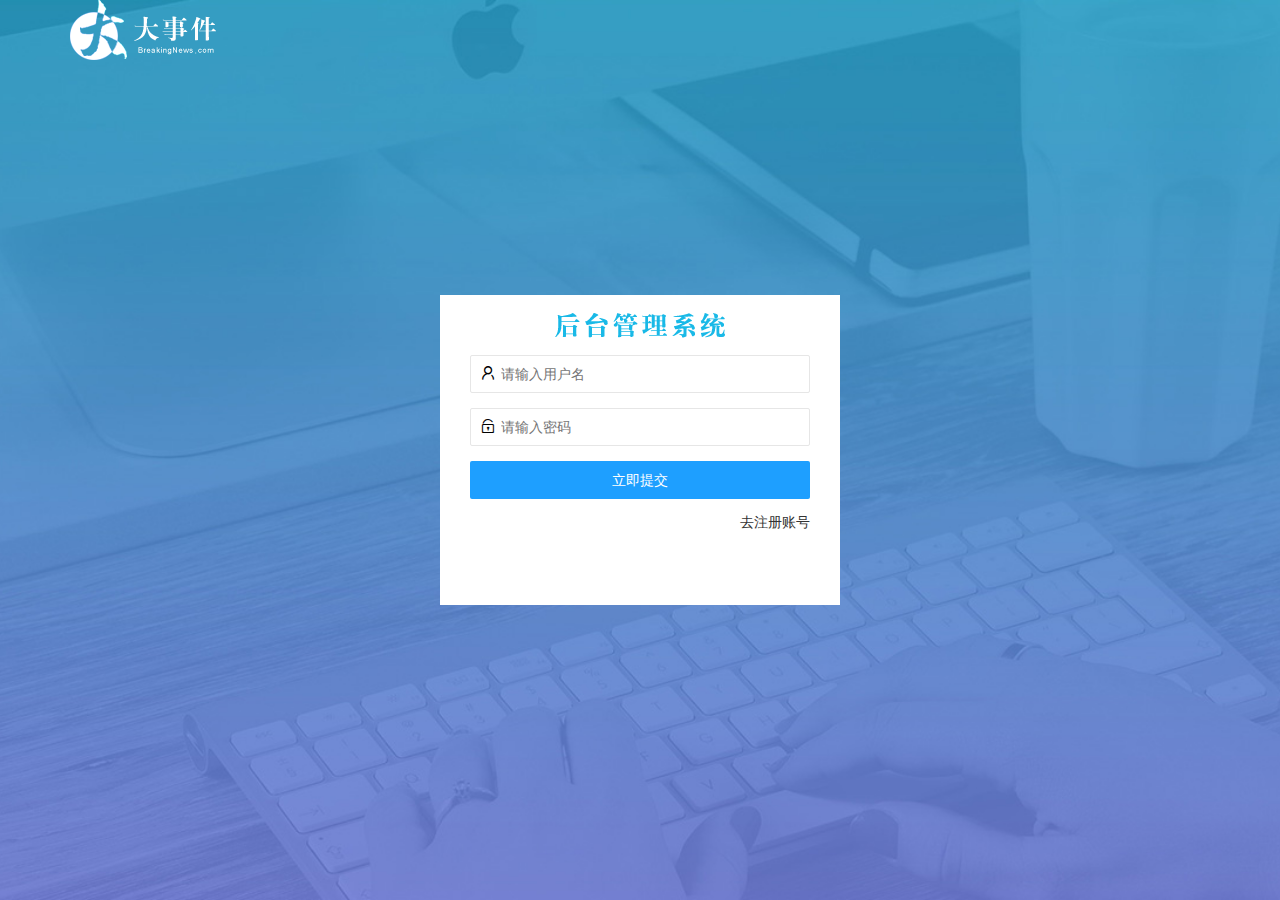
<file: login.html>
<!DOCTYPE html>
<html lang="en">
<head>
    <meta charset="UTF-8">
    <meta http-equiv="X-UA-Compatible" content="IE=edge">
    <meta name="viewport" content="width=device-width, initial-scale=1.0">
    <title>Document</title>
    <!-- 导入laiui样式表 -->
    <link rel="stylesheet" href="./assets/lib/layui/css/layui.css">
    <!-- 导入自己的样式表 -->
    <link rel="stylesheet" href="./assets/css/login.css">
</head>
<body>
    <div class="layui-main">
        <img src="./assets/images/logo.png" alt="">
    </div>
    <!-- 登录注册区域 -->
    <div class="loginAndRegBox">
        <div class="title-box">
        </div>
        <!-- 登录盒子-->
        <div class="login-box">
            <!-- 登录的表单 -->
            
            <form class="layui-form" action="" id='form_login'>
                <!-- 用户名 -->
                <div class="layui-form-item">
                    <i class="layui-icon layui-icon-username"></i>   
                 <input type="text" name="username" required  lay-verify="required" placeholder="请输入用户名" autocomplete="off" class="layui-input">
                 </div>
                 <!-- 密码 -->
                 <div class="layui-form-item">
                    <i class="layui-icon layui-icon-password"></i>   
                    <input type="password" name="password" required  lay-verify="required|pwd" placeholder="请输入密码" autocomplete="off" class="layui-input">
                 </div>
                 <!-- 按钮 -->
                 <div class="layui-form-item">
                    <button class="layui-btn layui-btn-fluid layui-btn-normal" lay-submit >立即提交</button>
                    
                 </div>
                 <div class="layui-form-item links">
                    <a href="javascript:;" id='link-reg'>去注册账号</a>
                 </div>
                </form>
            
        </div>
        <!-- 注册盒子 -->
        <div class="reg-box" >
            <form class="layui-form" action="" id="form_reg">
                <!-- 用户名 -->
                <div class="layui-form-item">
                    <i class="layui-icon layui-icon-username"></i>   
                 <input type="text" name="username" required  lay-verify="required" placeholder="请输入用户名" autocomplete="off" class="layui-input">
                 </div>
                 <!-- 密码 -->
                 <div class="layui-form-item">
                    <i class="layui-icon layui-icon-password"></i>   
                    <input type="password" name="password" required  lay-verify="required|pwd" placeholder="请输入密码" autocomplete="off" class="layui-input">
                 </div>
                 <!-- 密码 -->
                 <div class="layui-form-item">
                    <i class="layui-icon layui-icon-password"></i>   
                    <input type="password" name="repassword" required  lay-verify="required|pwd|repwd" placeholder="再次确认密码" autocomplete="off" class="layui-input">
                 </div>
                 <!-- 按钮 -->
                 <div class="layui-form-item">
                    <button class="layui-btn layui-btn-fluid layui-btn-normal" lay-submit >立即提交</button>
                    
                 </div>
                 <div class="layui-form-item links">
                    <a href="javascript:;" id='link-login'>去登录</a>
                 </div>
                </form>
            

        </div>
        <!-- 导入layui文件 -->
        <script src="./assets/lib/layui/layui.all.js"></script>
        <!-- 导入jquery -->
        <script src="./assets/lib/jquery.js"></script>
        <!-- 导入自己封装的baseAPI -->
        <script src="./assets/js/baseAPI.js"></script>
        <!-- 导入自己的js -->
        <script src="./assets/js/login.js"></script>
</div>
</body>
</html>
</file>
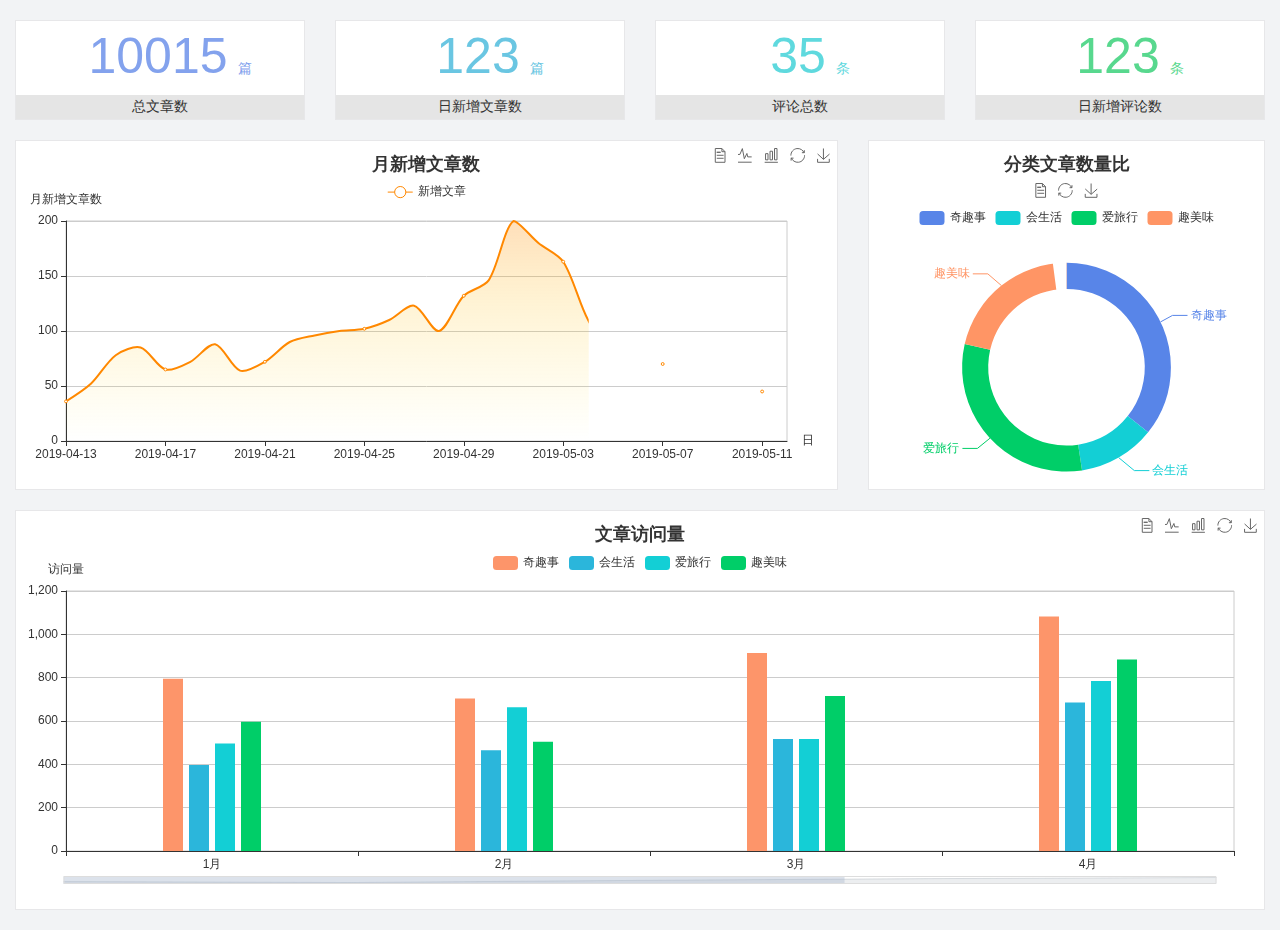
<file: home/dashboard.html>
<!DOCTYPE html>
<html lang="en">

<head>
  <meta charset="UTF-8">
  <meta name="viewport" content="width=device-width, initial-scale=1.0">
  <meta http-equiv="X-UA-Compatible" content="ie=edge">
  <title>图表统计</title>
  <link rel="stylesheet" href="../../assets/lib/bootstrap.css" />
  <link rel="stylesheet" href="../../assets/lib/main.css" />
  <script src="../../assets/lib/jquery.js"></script>
  <script type="text/javascript" src="../../assets/lib/echarts.min.js"></script>
</head>

<body>
  <div class="container-fluid">
    <div class="row spannel_list">
      <div class="col-sm-3 col-xs-6">
        <div class="spannel">
          <em>10015</em><span>篇</span>
          <b>总文章数</b>
        </div>
      </div>
      <div class="col-sm-3 col-xs-6">
        <div class="spannel scolor01">
          <em>123</em><span>篇</span>
          <b>日新增文章数</b>
        </div>
      </div>
      <div class="col-sm-3 col-xs-6">
        <div class="spannel scolor02">
          <em>35</em><span>条</span>
          <b>评论总数</b>
        </div>
      </div>
      <div class="col-sm-3 col-xs-6">
        <div class="spannel scolor03">
          <em>123</em><span>条</span>
          <b>日新增评论数</b>
        </div>
      </div>
    </div>
  </div>

  <div class="container-fluid">
    <div class="row curve-pie">
      <div class="col-lg-8 col-md-8">
        <div class="gragh_pannel" id="curve_show"></div>
      </div>
      <div class="col-lg-4 col-md-4">
        <div class="gragh_pannel" id="pie_show"></div>
      </div>
    </div>
  </div>

  <div class="container-fluid">
    <div class="column_pannel" id="column_show"></div>
  </div>

  <script>
    var oChart = echarts.init(document.getElementById('curve_show'));
    var aList_all = [
      { 'count': 36, 'date': '2019-04-13' },
      { 'count': 52, 'date': '2019-04-14' },
      { 'count': 78, 'date': '2019-04-15' },
      { 'count': 85, 'date': '2019-04-16' },
      { 'count': 65, 'date': '2019-04-17' },
      { 'count': 72, 'date': '2019-04-18' },
      { 'count': 88, 'date': '2019-04-19' },
      { 'count': 64, 'date': '2019-04-20' },
      { 'count': 72, 'date': '2019-04-21' },
      { 'count': 90, 'date': '2019-04-22' },
      { 'count': 96, 'date': '2019-04-23' },
      { 'count': 100, 'date': '2019-04-24' },
      { 'count': 102, 'date': '2019-04-25' },
      { 'count': 110, 'date': '2019-04-26' },
      { 'count': 123, 'date': '2019-04-27' },
      { 'count': 100, 'date': '2019-04-28' },
      { 'count': 132, 'date': '2019-04-29' },
      { 'count': 146, 'date': '2019-04-30' },
      { 'count': 200, 'date': '2019-05-01' },
      { 'count': 180, 'date': '2019-05-02' },
      { 'count': 163, 'date': '2019-05-03' },
      { 'count': 110, 'date': '2019-05-04' },
      { 'count': 80, 'date': '2019-05-05' },
      { 'count': 82, 'date': '2019-05-06' },
      { 'count': 70, 'date': '2019-05-07' },
      { 'count': 65, 'date': '2019-05-08' },
      { 'count': 54, 'date': '2019-05-09' },
      { 'count': 40, 'date': '2019-05-10' },
      { 'count': 45, 'date': '2019-05-11' },
      { 'count': 38, 'date': '2019-05-12' },
    ];

    let aCount = [];
    let aDate = [];

    for (var i = 0; i < aList_all.length; i++) {
      aCount.push(aList_all[i].count);
      aDate.push(aList_all[i].date);
    }

    var chartopt = {
      title: {
        text: '月新增文章数',
        left: 'center',
        top: '10'
      },
      tooltip: {
        trigger: 'axis'
      },
      legend: {
        data: ['新增文章'],
        top: '40'
      },
      toolbox: {
        show: true,
        feature: {
          mark: { show: true },
          dataView: { show: true, readOnly: false },
          magicType: { show: true, type: ['line', 'bar'] },
          restore: { show: true },
          saveAsImage: { show: true }
        }
      },
      calculable: true,
      xAxis: [
        {
          name: '日',
          type: 'category',
          boundaryGap: false,
          data: aDate
        }
      ],
      yAxis: [
        {
          name: '月新增文章数',
          type: 'value'
        }
      ],
      series: [
        {
          name: '新增文章',
          type: 'line',
          smooth: true,
          itemStyle: { normal: { areaStyle: { type: 'default' }, color: '#f80' }, lineStyle: { color: '#f80' } },
          data: aCount
        }],
      areaStyle: {
        normal: {
          color: new echarts.graphic.LinearGradient(0, 0, 0, 1, [{
            offset: 0,
            color: 'rgba(255,136,0,0.39)'
          }, {
            offset: .34,
            color: 'rgba(255,180,0,0.25)'
          }, {
            offset: 1,
            color: 'rgba(255,222,0,0.00)'
          }])

        }
      },
      grid: {
        show: true,
        x: 50,
        x2: 50,
        y: 80,
        height: 220
      }
    };

    oChart.setOption(chartopt);


    var oPie = echarts.init(document.getElementById('pie_show'));
    var oPieopt =
    {
      title: {
        top: 10,
        text: '分类文章数量比',
        x: 'center'
      },
      tooltip: {
        trigger: 'item',
        formatter: "{a} <br/>{b} : {c} ({d}%)"
      },
      color: ['#5885e8', '#13cfd5', '#00ce68', '#ff9565'],
      legend: {
        x: 'center',
        top: 65,
        data: ['奇趣事', '会生活', '爱旅行', '趣美味']
      },
      toolbox: {
        show: true,
        x: 'center',
        top: 35,
        feature: {
          mark: { show: true },
          dataView: { show: true, readOnly: false },
          magicType: {
            show: true,
            type: ['pie', 'funnel'],
            option: {
              funnel: {
                x: '25%',
                width: '50%',
                funnelAlign: 'left',
                max: 1548
              }
            }
          },
          restore: { show: true },
          saveAsImage: { show: true }
        }
      },
      calculable: true,
      series: [
        {
          name: '访问来源',
          type: 'pie',
          radius: ['45%', '60%'],
          center: ['50%', '65%'],
          data: [
            { value: 300, name: '奇趣事' },
            { value: 100, name: '会生活' },
            { value: 260, name: '爱旅行' },
            { value: 180, name: '趣美味' }
          ]
        }
      ]
    };
    oPie.setOption(oPieopt);



    var oColumn = this.echarts.init(document.getElementById('column_show'));
    var oColumnopt =
    {
      title: {
        text: '文章访问量',
        left: 'center',
        top: '10'
      },
      tooltip: {
        trigger: 'axis'
      },
      legend: {
        data: ['奇趣事', '会生活', '爱旅行', '趣美味'],
        top: '40'
      },
      toolbox: {
        show: true,
        feature: {
          mark: { show: true },
          dataView: { show: true, readOnly: false },
          magicType: { show: true, type: ['line', 'bar'] },
          restore: { show: true },
          saveAsImage: { show: true }
        }
      },
      calculable: true,
      xAxis: [
        {
          type: 'category',
          data: ['1月', '2月', '3月', '4月', '5月']
        }
      ],
      yAxis: [
        {
          name: '访问量',
          type: 'value'
        }
      ],
      series: [
        {
          name: '奇趣事',
          type: 'bar',
          barWidth: 20,
          itemStyle: {
            normal: { areaStyle: { type: 'default' }, color: '#fd956a' }
          },
          data: [800, 708, 920, 1090, 1200]
        },
        {
          name: '会生活',
          type: 'bar',
          barWidth: 20,
          itemStyle: {
            normal: { areaStyle: { type: 'default' }, color: '#2bb6db' }
          },
          data: [400, 468, 520, 690, 800]
        },
        {
          name: '爱旅行',
          type: 'bar',
          barWidth: 20,
          itemStyle: {
            normal: { areaStyle: { type: 'default' }, color: '#13cfd5' }
          },
          data: [500, 668, 520, 790, 900]
        },
        {
          name: '趣美味',
          type: 'bar',
          barWidth: 20,
          itemStyle: {
            normal: { areaStyle: { type: 'default' }, color: '#00ce68' }
          },
          data: [600, 508, 720, 890, 1000]
        }
      ],
      grid: {
        show: true,
        x: 50,
        x2: 30,
        y: 80,
        height: 260
      },
      dataZoom: [//给x轴设置滚动条
        {
          start: 0,//默认为0
          end: 100 - 1000 / 31,//默认为100
          type: 'slider',
          show: true,
          xAxisIndex: [0],
          handleSize: 0,//滑动条的 左右2个滑动条的大小
          height: 8,//组件高度
          left: 45, //左边的距离
          right: 50,//右边的距离
          bottom: 26,//右边的距离
          handleColor: '#ddd',//h滑动图标的颜色
          handleStyle: {
            borderColor: "#cacaca",
            borderWidth: "1",
            shadowBlur: 2,
            background: "#ddd",
            shadowColor: "#ddd",
          }
        }]
    };
    oColumn.setOption(oColumnopt);
  </script>
</body>

</html>
</file>
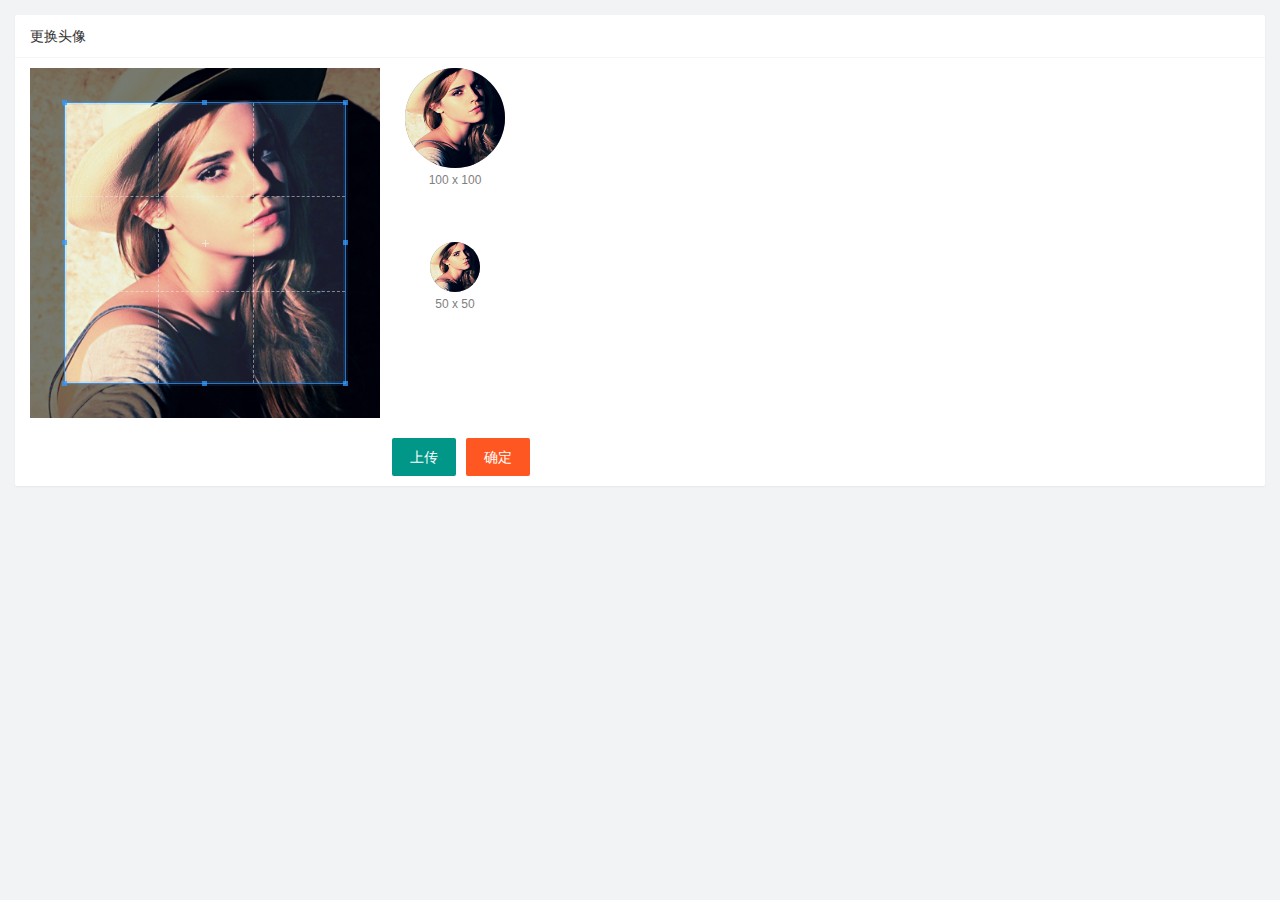
<file: user/user_avatar.html>
<!DOCTYPE html>
<html lang="en">
<head>
    <meta charset="UTF-8">
    <meta http-equiv="X-UA-Compatible" content="IE=edge">
    <meta name="viewport" content="width=device-width, initial-scale=1.0">
    <title>Document</title>
    <link rel="stylesheet" href="../assets/lib/layui/css/layui.css">
    <link rel="stylesheet" href="../assets/lib/cropper/cropper.css">
    <link rel="stylesheet" href="../assets/css/user_avatar.css">
</head>
<body>
    <div class="layui-card">
        <div class="layui-card-header">更换头像</div>
        <div class="layui-card-body">
          <!-- 第一行的图片裁剪和预览区域 -->
     <div class="row1">
        <!-- 图片裁剪区域 -->
        <div class="cropper-box">
          <!-- 这个 img 标签很重要，将来会把它初始化为裁剪区域 -->
          <img id="image" src="/assets/images/sample.jpg" />
        </div>
        <!-- 图片的预览区域 -->
        <div class="preview-box">
          <div>
            <!-- 宽高为 100px 的预览区域 -->
            <div class="img-preview w100"></div>
            <p class="size">100 x 100</p>
          </div>
          <div>
            <!-- 宽高为 50px 的预览区域 -->
            <div class="img-preview w50"></div>
            <p class="size">50 x 50</p>
          </div>
        </div>
      </div>
    
      <!-- 第二行的按钮区域 -->
      <div class="row2">
          <input type="file" id='file' accept='image/png,image/jpeg'>
        <button type="button" class="layui-btn" id='btnClooseImage'>上传</button>
        <button type="button" class="layui-btn layui-btn-danger" id='btnUpload'>确定</button>
      </div>
        </div>
      </div>
      <script src="../assets/lib/layui/layui.all.js"></script>
     <script src="../assets/lib/jquery.js"></script>
     <script src="../assets/lib/cropper/Cropper.js"></script>
     <script src="../assets/lib/cropper/jquery-cropper.js"></script>
     <script src="../assets/js/baseAPI.js"></script>
     <script src="../assets/js/user_avatar.js"></script>     
</body>
</html>
</file>
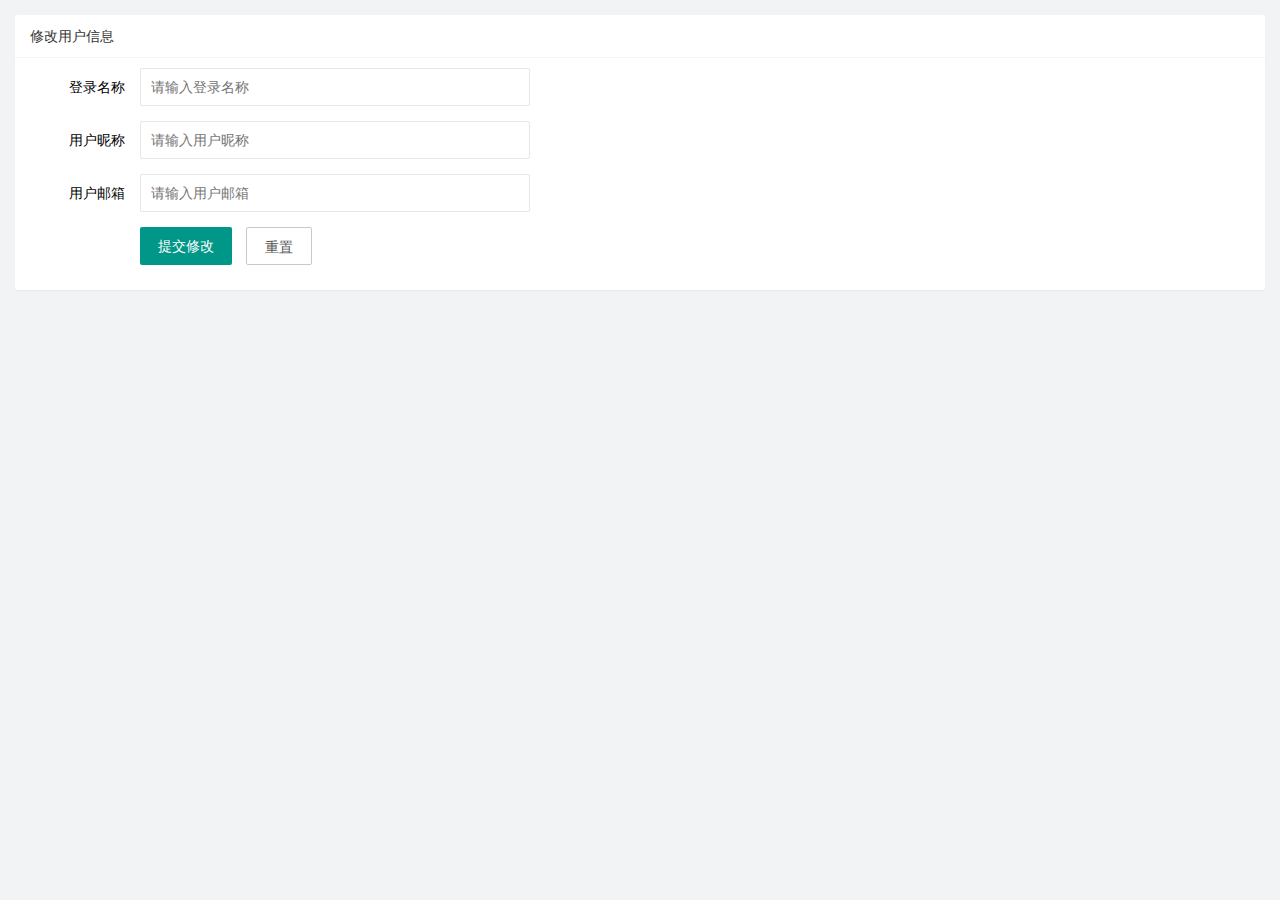
<file: user/user_info.html>
<!DOCTYPE html>
<html lang="en">
  <head>
    <meta charset="UTF-8" />
    <meta name="viewport" content="width=device-width, initial-scale=1.0" />
    <title>Document</title>
    <!-- 导入 layui 的样式 -->
    <link rel="stylesheet" href="../assets/lib/layui/css/layui.css">
    <!-- 导入自己的样式 -->
    <link rel="stylesheet" href="../assets/css/user_info.css">
  </head>
  <body>
    <!-- 卡片区域 -->
    <div class="layui-card">
      <div class="layui-card-header">修改用户信息</div>
      <div class="layui-card-body">
        <!-- form 表单区域 -->
        <form class="layui-form" lay-filter="formUserInfo">
          <!-- 这是隐藏域 -->
          <input type="hidden" name="id" value="" />
          <div class="layui-form-item">
            <label class="layui-form-label">登录名称</label>
            <div class="layui-input-block">
              <input type="text" name="username" required lay-verify="required" placeholder="请输入登录名称" autocomplete="off" class="layui-input" readonly />
            </div>
          </div>
          <div class="layui-form-item">
            <label class="layui-form-label">用户昵称</label>
            <div class="layui-input-block">
              <input type="text" name="nickname" required lay-verify="required|nickname" placeholder="请输入用户昵称" autocomplete="off" class="layui-input" />
            </div>
          </div>
          <div class="layui-form-item">
            <label class="layui-form-label">用户邮箱</label>
            <div class="layui-input-block">
              <input type="text" name="email" required lay-verify="required|email" placeholder="请输入用户邮箱" autocomplete="off" class="layui-input" />
            </div>
          </div>
          <div class="layui-form-item">
            <div class="layui-input-block">
              <button class="layui-btn" lay-submit lay-filter="formDemo">提交修改</button>
              <button type="reset" class="layui-btn layui-btn-primary" id="btnReset">重置</button>
            </div>
          </div>
        </form>
      </div>
    </div>

    <!-- 导入 layui 的 js -->
    <script src="../assets/lib/layui/layui.all.js"></script>
    <!-- 导入 jquery -->
   <script src="../assets/lib/jquery.js"></script>
    <!-- 导入 baseAPI -->
    <script src="../assets/js/baseAPI.js"></script>
    <!-- 导入自己的 js -->
    <script src="../assets/js/user_info.js"></script>
  </body>
</html>
</file>
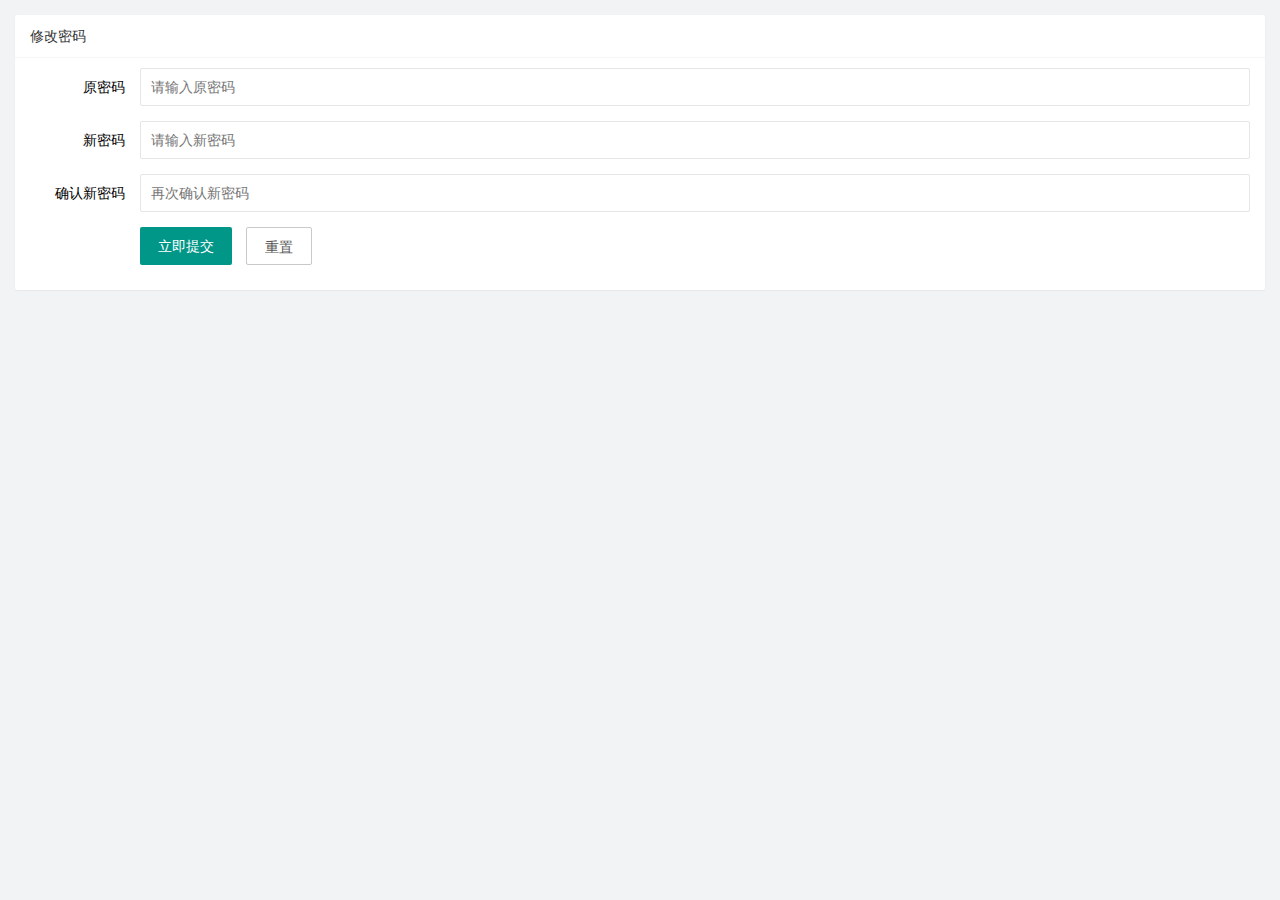
<file: user/user_pwd.html>
<!DOCTYPE html>
<html lang="en">
<head>
    <meta charset="UTF-8">
    <meta http-equiv="X-UA-Compatible" content="IE=edge">
    <meta name="viewport" content="width=device-width, initial-scale=1.0">
    <title>Document</title>
    <link rel="stylesheet" href="../assets/lib/layui/css/layui.css">
    <link rel="stylesheet" href="../assets/css/user_pwd.css">
</head>
<body>
    <div class="layui-card">
        <div class="layui-card-header">修改密码</div>
        <div class="layui-card-body">
          <form class="layui-form" action="">
            <div class="layui-form-item">
              <label class="layui-form-label">原密码</label>
              <div class="layui-input-block">
                <input type="password" name="oldPwd" required  lay-verify="required|pwd" placeholder="请输入原密码" autocomplete="off" class="layui-input">
              </div>
            </div>
            <div class="layui-form-item">
              <label class="layui-form-label">新密码</label>
              <div class="layui-input-block">
                <input type="password" name="newPwd" required  lay-verify="required|pwd|samePwd" placeholder="请输入新密码" autocomplete="off" class="layui-input">
              </div>
            </div>
            <div class="layui-form-item">
              <label class="layui-form-label">确认新密码</label>
              <div class="layui-input-block">
                <input type="password" name="reNewPwd" required  lay-verify="required|pwd|rePwd" placeholder="再次确认新密码" autocomplete="off" class="layui-input">
              </div>
            </div>
            <div class="layui-form-item">
              <div class="layui-input-block">
                <button class="layui-btn" lay-submit lay-filter="formDemo">立即提交</button>
                <button type="reset" class="layui-btn layui-btn-primary">重置</button>
              </div>
            </div>
            </form>
        </div>
      </div>
          <script src="../assets/lib/layui/layui.all.js"></script>
          <script src="../assets/lib/jquery.js"></script>
          <script src="../assets/js/baseAPI.js"></script>
          <script src="../assets/js/user_pwd.js"></script>
</body>
</html>
</file>
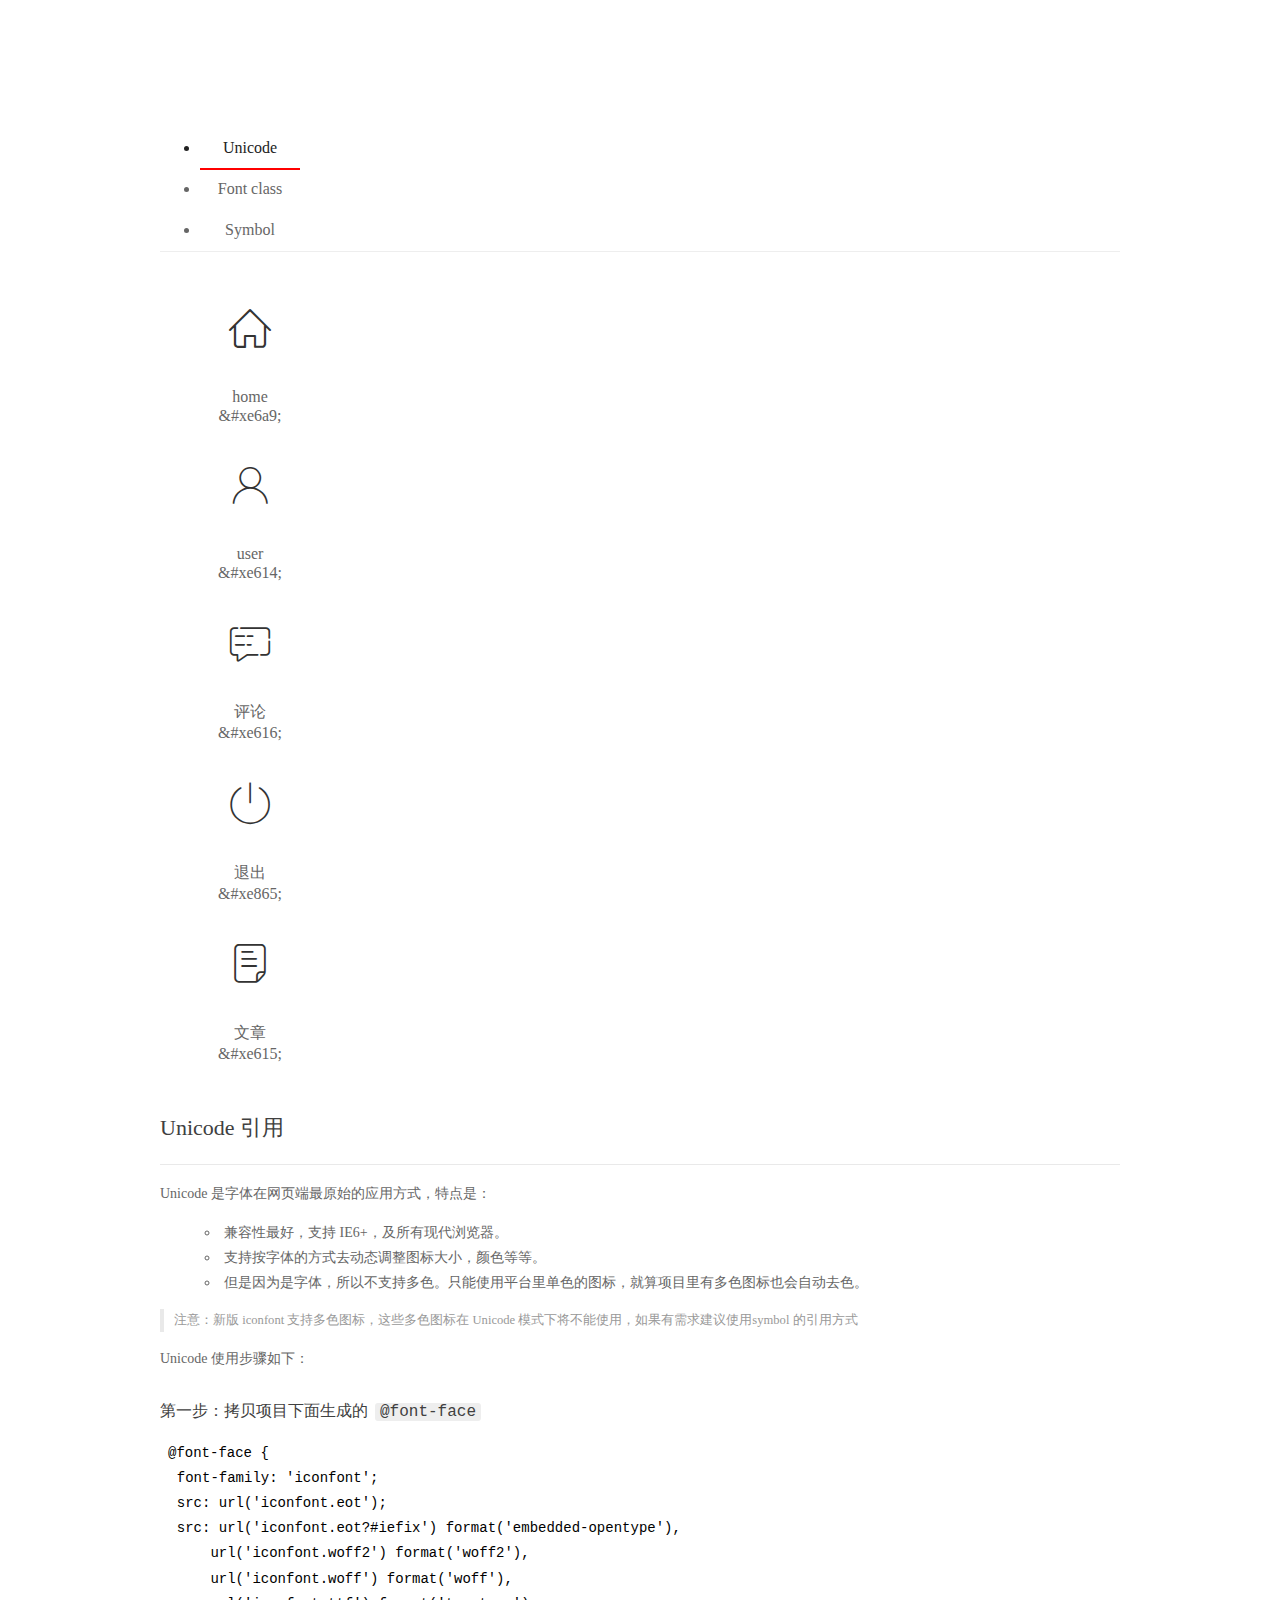
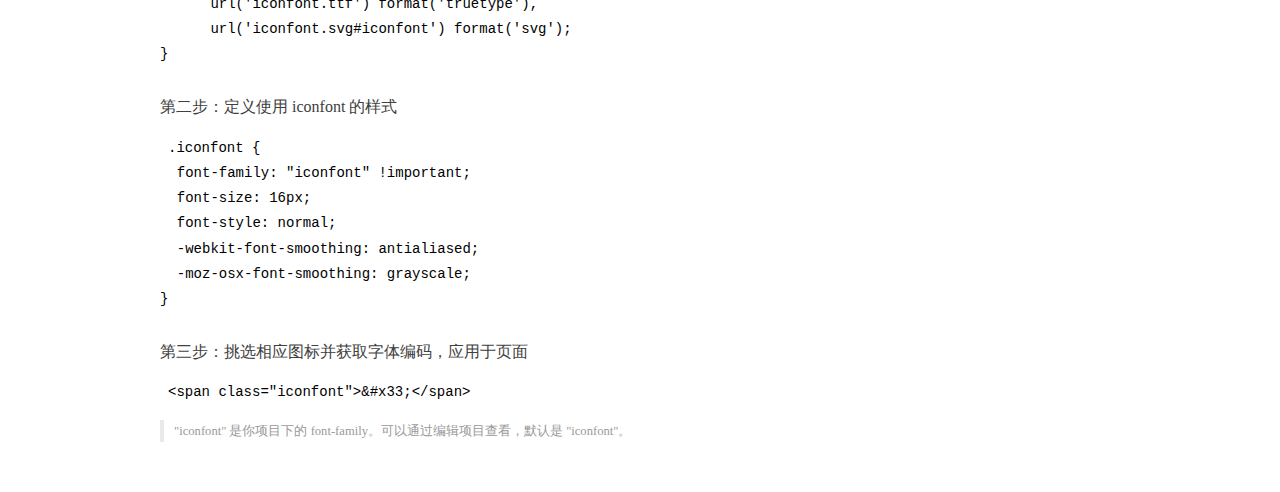
<file: assets/fonts/demo_index.html>
<!DOCTYPE html>
<html>
<head>
  <meta charset="utf-8"/>
  <title>IconFont Demo</title>
  <link rel="shortcut icon" href="https://gtms04.alicdn.com/tps/i4/TB1_oz6GVXXXXaFXpXXJDFnIXXX-64-64.ico" type="image/x-icon"/>
  <link rel="stylesheet" href="https://g.alicdn.com/thx/cube/1.3.2/cube.min.css">
  <link rel="stylesheet" href="demo.css">
  <link rel="stylesheet" href="iconfont.css">
  <script src="iconfont.js"></script>
  <!-- jQuery -->
  <script src="https://a1.alicdn.com/oss/uploads/2018/12/26/7bfddb60-08e8-11e9-9b04-53e73bb6408b.js"></script>
  <!-- 代码高亮 -->
  <script src="https://a1.alicdn.com/oss/uploads/2018/12/26/a3f714d0-08e6-11e9-8a15-ebf944d7534c.js"></script>
</head>
<body>
  <div class="main">
    <h1 class="logo"><a href="https://www.iconfont.cn/" title="iconfont 首页" target="_blank">&#xe86b;</a></h1>
    <div class="nav-tabs">
      <ul id="tabs" class="dib-box">
        <li class="dib active"><span>Unicode</span></li>
        <li class="dib"><span>Font class</span></li>
        <li class="dib"><span>Symbol</span></li>
      </ul>
      
    </div>
    <div class="tab-container">
      <div class="content unicode" style="display: block;">
          <ul class="icon_lists dib-box">
          
            <li class="dib">
              <span class="icon iconfont">&#xe6a9;</span>
                <div class="name">home</div>
                <div class="code-name">&amp;#xe6a9;</div>
              </li>
          
            <li class="dib">
              <span class="icon iconfont">&#xe614;</span>
                <div class="name">user</div>
                <div class="code-name">&amp;#xe614;</div>
              </li>
          
            <li class="dib">
              <span class="icon iconfont">&#xe616;</span>
                <div class="name">评论</div>
                <div class="code-name">&amp;#xe616;</div>
              </li>
          
            <li class="dib">
              <span class="icon iconfont">&#xe865;</span>
                <div class="name">退出</div>
                <div class="code-name">&amp;#xe865;</div>
              </li>
          
            <li class="dib">
              <span class="icon iconfont">&#xe615;</span>
                <div class="name">文章</div>
                <div class="code-name">&amp;#xe615;</div>
              </li>
          
          </ul>
          <div class="article markdown">
          <h2 id="unicode-">Unicode 引用</h2>
          <hr>

          <p>Unicode 是字体在网页端最原始的应用方式，特点是：</p>
          <ul>
            <li>兼容性最好，支持 IE6+，及所有现代浏览器。</li>
            <li>支持按字体的方式去动态调整图标大小，颜色等等。</li>
            <li>但是因为是字体，所以不支持多色。只能使用平台里单色的图标，就算项目里有多色图标也会自动去色。</li>
          </ul>
          <blockquote>
            <p>注意：新版 iconfont 支持多色图标，这些多色图标在 Unicode 模式下将不能使用，如果有需求建议使用symbol 的引用方式</p>
          </blockquote>
          <p>Unicode 使用步骤如下：</p>
          <h3 id="-font-face">第一步：拷贝项目下面生成的 <code>@font-face</code></h3>
<pre><code class="language-css"
>@font-face {
  font-family: 'iconfont';
  src: url('iconfont.eot');
  src: url('iconfont.eot?#iefix') format('embedded-opentype'),
      url('iconfont.woff2') format('woff2'),
      url('iconfont.woff') format('woff'),
      url('iconfont.ttf') format('truetype'),
      url('iconfont.svg#iconfont') format('svg');
}
</code></pre>
          <h3 id="-iconfont-">第二步：定义使用 iconfont 的样式</h3>
<pre><code class="language-css"
>.iconfont {
  font-family: "iconfont" !important;
  font-size: 16px;
  font-style: normal;
  -webkit-font-smoothing: antialiased;
  -moz-osx-font-smoothing: grayscale;
}
</code></pre>
          <h3 id="-">第三步：挑选相应图标并获取字体编码，应用于页面</h3>
<pre>
<code class="language-html"
>&lt;span class="iconfont"&gt;&amp;#x33;&lt;/span&gt;
</code></pre>
          <blockquote>
            <p>"iconfont" 是你项目下的 font-family。可以通过编辑项目查看，默认是 "iconfont"。</p>
          </blockquote>
          </div>
      </div>
      <div class="content font-class">
        <ul class="icon_lists dib-box">
          
          <li class="dib">
            <span class="icon iconfont icon-home"></span>
            <div class="name">
              home
            </div>
            <div class="code-name">.icon-home
            </div>
          </li>
          
          <li class="dib">
            <span class="icon iconfont icon-user"></span>
            <div class="name">
              user
            </div>
            <div class="code-name">.icon-user
            </div>
          </li>
          
          <li class="dib">
            <span class="icon iconfont icon-pinglun"></span>
            <div class="name">
              评论
            </div>
            <div class="code-name">.icon-pinglun
            </div>
          </li>
          
          <li class="dib">
            <span class="icon iconfont icon-tuichu"></span>
            <div class="name">
              退出
            </div>
            <div class="code-name">.icon-tuichu
            </div>
          </li>
          
          <li class="dib">
            <span class="icon iconfont icon-16"></span>
            <div class="name">
              文章
            </div>
            <div class="code-name">.icon-16
            </div>
          </li>
          
        </ul>
        <div class="article markdown">
        <h2 id="font-class-">font-class 引用</h2>
        <hr>

        <p>font-class 是 Unicode 使用方式的一种变种，主要是解决 Unicode 书写不直观，语意不明确的问题。</p>
        <p>与 Unicode 使用方式相比，具有如下特点：</p>
        <ul>
          <li>兼容性良好，支持 IE8+，及所有现代浏览器。</li>
          <li>相比于 Unicode 语意明确，书写更直观。可以很容易分辨这个 icon 是什么。</li>
          <li>因为使用 class 来定义图标，所以当要替换图标时，只需要修改 class 里面的 Unicode 引用。</li>
          <li>不过因为本质上还是使用的字体，所以多色图标还是不支持的。</li>
        </ul>
        <p>使用步骤如下：</p>
        <h3 id="-fontclass-">第一步：引入项目下面生成的 fontclass 代码：</h3>
<pre><code class="language-html">&lt;link rel="stylesheet" href="./iconfont.css"&gt;
</code></pre>
        <h3 id="-">第二步：挑选相应图标并获取类名，应用于页面：</h3>
<pre><code class="language-html">&lt;span class="iconfont icon-xxx"&gt;&lt;/span&gt;
</code></pre>
        <blockquote>
          <p>"
            iconfont" 是你项目下的 font-family。可以通过编辑项目查看，默认是 "iconfont"。</p>
        </blockquote>
      </div>
      </div>
      <div class="content symbol">
          <ul class="icon_lists dib-box">
          
            <li class="dib">
                <svg class="icon svg-icon" aria-hidden="true">
                  <use xlink:href="#icon-home"></use>
                </svg>
                <div class="name">home</div>
                <div class="code-name">#icon-home</div>
            </li>
          
            <li class="dib">
                <svg class="icon svg-icon" aria-hidden="true">
                  <use xlink:href="#icon-user"></use>
                </svg>
                <div class="name">user</div>
                <div class="code-name">#icon-user</div>
            </li>
          
            <li class="dib">
                <svg class="icon svg-icon" aria-hidden="true">
                  <use xlink:href="#icon-pinglun"></use>
                </svg>
                <div class="name">评论</div>
                <div class="code-name">#icon-pinglun</div>
            </li>
          
            <li class="dib">
                <svg class="icon svg-icon" aria-hidden="true">
                  <use xlink:href="#icon-tuichu"></use>
                </svg>
                <div class="name">退出</div>
                <div class="code-name">#icon-tuichu</div>
            </li>
          
            <li class="dib">
                <svg class="icon svg-icon" aria-hidden="true">
                  <use xlink:href="#icon-16"></use>
                </svg>
                <div class="name">文章</div>
                <div class="code-name">#icon-16</div>
            </li>
          
          </ul>
          <div class="article markdown">
          <h2 id="symbol-">Symbol 引用</h2>
          <hr>

          <p>这是一种全新的使用方式，应该说这才是未来的主流，也是平台目前推荐的用法。相关介绍可以参考这篇<a href="">文章</a>
            这种用法其实是做了一个 SVG 的集合，与另外两种相比具有如下特点：</p>
          <ul>
            <li>支持多色图标了，不再受单色限制。</li>
            <li>通过一些技巧，支持像字体那样，通过 <code>font-size</code>, <code>color</code> 来调整样式。</li>
            <li>兼容性较差，支持 IE9+，及现代浏览器。</li>
            <li>浏览器渲染 SVG 的性能一般，还不如 png。</li>
          </ul>
          <p>使用步骤如下：</p>
          <h3 id="-symbol-">第一步：引入项目下面生成的 symbol 代码：</h3>
<pre><code class="language-html">&lt;script src="./iconfont.js"&gt;&lt;/script&gt;
</code></pre>
          <h3 id="-css-">第二步：加入通用 CSS 代码（引入一次就行）：</h3>
<pre><code class="language-html">&lt;style&gt;
.icon {
  width: 1em;
  height: 1em;
  vertical-align: -0.15em;
  fill: currentColor;
  overflow: hidden;
}
&lt;/style&gt;
</code></pre>
          <h3 id="-">第三步：挑选相应图标并获取类名，应用于页面：</h3>
<pre><code class="language-html">&lt;svg class="icon" aria-hidden="true"&gt;
  &lt;use xlink:href="#icon-xxx"&gt;&lt;/use&gt;
&lt;/svg&gt;
</code></pre>
          </div>
      </div>

    </div>
  </div>
  <script>
  $(document).ready(function () {
      $('.tab-container .content:first').show()

      $('#tabs li').click(function (e) {
        var tabContent = $('.tab-container .content')
        var index = $(this).index()

        if ($(this).hasClass('active')) {
          return
        } else {
          $('#tabs li').removeClass('active')
          $(this).addClass('active')

          tabContent.hide().eq(index).fadeIn()
        }
      })
    })
  </script>
</body>
</html>
</file>
<file: assets/lib/layui/css/layui.css>
/** layui-v2.5.5 MIT License By https://www.layui.com */
 .layui-inline,img{display:inline-block;vertical-align:middle}h1,h2,h3,h4,h5,h6{font-weight:400}.layui-edge,.layui-header,.layui-inline,.layui-main{position:relative}.layui-body,.layui-edge,.layui-elip{overflow:hidden}.layui-btn,.layui-edge,.layui-inline,img{vertical-align:middle}.layui-btn,.layui-disabled,.layui-icon,.layui-unselect{-moz-user-select:none;-webkit-user-select:none;-ms-user-select:none}.layui-elip,.layui-form-checkbox span,.layui-form-pane .layui-form-label{text-overflow:ellipsis;white-space:nowrap}.layui-breadcrumb,.layui-tree-btnGroup{visibility:hidden}blockquote,body,button,dd,div,dl,dt,form,h1,h2,h3,h4,h5,h6,input,li,ol,p,pre,td,textarea,th,ul{margin:0;padding:0;-webkit-tap-highlight-color:rgba(0,0,0,0)}a:active,a:hover{outline:0}img{border:none}li{list-style:none}table{border-collapse:collapse;border-spacing:0}h4,h5,h6{font-size:100%}button,input,optgroup,option,select,textarea{font-family:inherit;font-size:inherit;font-style:inherit;font-weight:inherit;outline:0}pre{white-space:pre-wrap;white-space:-moz-pre-wrap;white-space:-pre-wrap;white-space:-o-pre-wrap;word-wrap:break-word}body{line-height:24px;font:14px Helvetica Neue,Helvetica,PingFang SC,Tahoma,Arial,sans-serif}hr{height:1px;margin:10px 0;border:0;clear:both}a{color:#333;text-decoration:none}a:hover{color:#777}a cite{font-style:normal;*cursor:pointer}.layui-border-box,.layui-border-box *{box-sizing:border-box}.layui-box,.layui-box *{box-sizing:content-box}.layui-clear{clear:both;*zoom:1}.layui-clear:after{content:'\20';clear:both;*zoom:1;display:block;height:0}.layui-inline{*display:inline;*zoom:1}.layui-edge{display:inline-block;width:0;height:0;border-width:6px;border-style:dashed;border-color:transparent}.layui-edge-top{top:-4px;border-bottom-color:#999;border-bottom-style:solid}.layui-edge-right{border-left-color:#999;border-left-style:solid}.layui-edge-bottom{top:2px;border-top-color:#999;border-top-style:solid}.layui-edge-left{border-right-color:#999;border-right-style:solid}.layui-disabled,.layui-disabled:hover{color:#d2d2d2!important;cursor:not-allowed!important}.layui-circle{border-radius:100%}.layui-show{display:block!important}.layui-hide{display:none!important}@font-face{font-family:layui-icon;src:url(../font/iconfont.eot?v=250);src:url(../font/iconfont.eot?v=250#iefix) format('embedded-opentype'),url(../font/iconfont.woff2?v=250) format('woff2'),url(../font/iconfont.woff?v=250) format('woff'),url(../font/iconfont.ttf?v=250) format('truetype'),url(../font/iconfont.svg?v=250#layui-icon) format('svg')}.layui-icon{font-family:layui-icon!important;font-size:16px;font-style:normal;-webkit-font-smoothing:antialiased;-moz-osx-font-smoothing:grayscale}.layui-icon-reply-fill:before{content:"\e611"}.layui-icon-set-fill:before{content:"\e614"}.layui-icon-menu-fill:before{content:"\e60f"}.layui-icon-search:before{content:"\e615"}.layui-icon-share:before{content:"\e641"}.layui-icon-set-sm:before{content:"\e620"}.layui-icon-engine:before{content:"\e628"}.layui-icon-close:before{content:"\1006"}.layui-icon-close-fill:before{content:"\1007"}.layui-icon-chart-screen:before{content:"\e629"}.layui-icon-star:before{content:"\e600"}.layui-icon-circle-dot:before{content:"\e617"}.layui-icon-chat:before{content:"\e606"}.layui-icon-release:before{content:"\e609"}.layui-icon-list:before{content:"\e60a"}.layui-icon-chart:before{content:"\e62c"}.layui-icon-ok-circle:before{content:"\1005"}.layui-icon-layim-theme:before{content:"\e61b"}.layui-icon-table:before{content:"\e62d"}.layui-icon-right:before{content:"\e602"}.layui-icon-left:before{content:"\e603"}.layui-icon-cart-simple:before{content:"\e698"}.layui-icon-face-cry:before{content:"\e69c"}.layui-icon-face-smile:before{content:"\e6af"}.layui-icon-survey:before{content:"\e6b2"}.layui-icon-tree:before{content:"\e62e"}.layui-icon-upload-circle:before{content:"\e62f"}.layui-icon-add-circle:before{content:"\e61f"}.layui-icon-download-circle:before{content:"\e601"}.layui-icon-templeate-1:before{content:"\e630"}.layui-icon-util:before{content:"\e631"}.layui-icon-face-surprised:before{content:"\e664"}.layui-icon-edit:before{content:"\e642"}.layui-icon-speaker:before{content:"\e645"}.layui-icon-down:before{content:"\e61a"}.layui-icon-file:before{content:"\e621"}.layui-icon-layouts:before{content:"\e632"}.layui-icon-rate-half:before{content:"\e6c9"}.layui-icon-add-circle-fine:before{content:"\e608"}.layui-icon-prev-circle:before{content:"\e633"}.layui-icon-read:before{content:"\e705"}.layui-icon-404:before{content:"\e61c"}.layui-icon-carousel:before{content:"\e634"}.layui-icon-help:before{content:"\e607"}.layui-icon-code-circle:before{content:"\e635"}.layui-icon-water:before{content:"\e636"}.layui-icon-username:before{content:"\e66f"}.layui-icon-find-fill:before{content:"\e670"}.layui-icon-about:before{content:"\e60b"}.layui-icon-location:before{content:"\e715"}.layui-icon-up:before{content:"\e619"}.layui-icon-pause:before{content:"\e651"}.layui-icon-date:before{content:"\e637"}.layui-icon-layim-uploadfile:before{content:"\e61d"}.layui-icon-delete:before{content:"\e640"}.layui-icon-play:before{content:"\e652"}.layui-icon-top:before{content:"\e604"}.layui-icon-friends:before{content:"\e612"}.layui-icon-refresh-3:before{content:"\e9aa"}.layui-icon-ok:before{content:"\e605"}.layui-icon-layer:before{content:"\e638"}.layui-icon-face-smile-fine:before{content:"\e60c"}.layui-icon-dollar:before{content:"\e659"}.layui-icon-group:before{content:"\e613"}.layui-icon-layim-download:before{content:"\e61e"}.layui-icon-picture-fine:before{content:"\e60d"}.layui-icon-link:before{content:"\e64c"}.layui-icon-diamond:before{content:"\e735"}.layui-icon-log:before{content:"\e60e"}.layui-icon-rate-solid:before{content:"\e67a"}.layui-icon-fonts-del:before{content:"\e64f"}.layui-icon-unlink:before{content:"\e64d"}.layui-icon-fonts-clear:before{content:"\e639"}.layui-icon-triangle-r:before{content:"\e623"}.layui-icon-circle:before{content:"\e63f"}.layui-icon-radio:before{content:"\e643"}.layui-icon-align-center:before{content:"\e647"}.layui-icon-align-right:before{content:"\e648"}.layui-icon-align-left:before{content:"\e649"}.layui-icon-loading-1:before{content:"\e63e"}.layui-icon-return:before{content:"\e65c"}.layui-icon-fonts-strong:before{content:"\e62b"}.layui-icon-upload:before{content:"\e67c"}.layui-icon-dialogue:before{content:"\e63a"}.layui-icon-video:before{content:"\e6ed"}.layui-icon-headset:before{content:"\e6fc"}.layui-icon-cellphone-fine:before{content:"\e63b"}.layui-icon-add-1:before{content:"\e654"}.layui-icon-face-smile-b:before{content:"\e650"}.layui-icon-fonts-html:before{content:"\e64b"}.layui-icon-form:before{content:"\e63c"}.layui-icon-cart:before{content:"\e657"}.layui-icon-camera-fill:before{content:"\e65d"}.layui-icon-tabs:before{content:"\e62a"}.layui-icon-fonts-code:before{content:"\e64e"}.layui-icon-fire:before{content:"\e756"}.layui-icon-set:before{content:"\e716"}.layui-icon-fonts-u:before{content:"\e646"}.layui-icon-triangle-d:before{content:"\e625"}.layui-icon-tips:before{content:"\e702"}.layui-icon-picture:before{content:"\e64a"}.layui-icon-more-vertical:before{content:"\e671"}.layui-icon-flag:before{content:"\e66c"}.layui-icon-loading:before{content:"\e63d"}.layui-icon-fonts-i:before{content:"\e644"}.layui-icon-refresh-1:before{content:"\e666"}.layui-icon-rmb:before{content:"\e65e"}.layui-icon-home:before{content:"\e68e"}.layui-icon-user:before{content:"\e770"}.layui-icon-notice:before{content:"\e667"}.layui-icon-login-weibo:before{content:"\e675"}.layui-icon-voice:before{content:"\e688"}.layui-icon-upload-drag:before{content:"\e681"}.layui-icon-login-qq:before{content:"\e676"}.layui-icon-snowflake:before{content:"\e6b1"}.layui-icon-file-b:before{content:"\e655"}.layui-icon-template:before{content:"\e663"}.layui-icon-auz:before{content:"\e672"}.layui-icon-console:before{content:"\e665"}.layui-icon-app:before{content:"\e653"}.layui-icon-prev:before{content:"\e65a"}.layui-icon-website:before{content:"\e7ae"}.layui-icon-next:before{content:"\e65b"}.layui-icon-component:before{content:"\e857"}.layui-icon-more:before{content:"\e65f"}.layui-icon-login-wechat:before{content:"\e677"}.layui-icon-shrink-right:before{content:"\e668"}.layui-icon-spread-left:before{content:"\e66b"}.layui-icon-camera:before{content:"\e660"}.layui-icon-note:before{content:"\e66e"}.layui-icon-refresh:before{content:"\e669"}.layui-icon-female:before{content:"\e661"}.layui-icon-male:before{content:"\e662"}.layui-icon-password:before{content:"\e673"}.layui-icon-senior:before{content:"\e674"}.layui-icon-theme:before{content:"\e66a"}.layui-icon-tread:before{content:"\e6c5"}.layui-icon-praise:before{content:"\e6c6"}.layui-icon-star-fill:before{content:"\e658"}.layui-icon-rate:before{content:"\e67b"}.layui-icon-template-1:before{content:"\e656"}.layui-icon-vercode:before{content:"\e679"}.layui-icon-cellphone:before{content:"\e678"}.layui-icon-screen-full:before{content:"\e622"}.layui-icon-screen-restore:before{content:"\e758"}.layui-icon-cols:before{content:"\e610"}.layui-icon-export:before{content:"\e67d"}.layui-icon-print:before{content:"\e66d"}.layui-icon-slider:before{content:"\e714"}.layui-icon-addition:before{content:"\e624"}.layui-icon-subtraction:before{content:"\e67e"}.layui-icon-service:before{content:"\e626"}.layui-icon-transfer:before{content:"\e691"}.layui-main{width:1140px;margin:0 auto}.layui-header{z-index:1000;height:60px}.layui-header a:hover{transition:all .5s;-webkit-transition:all .5s}.layui-side{position:fixed;left:0;top:0;bottom:0;z-index:999;width:200px;overflow-x:hidden}.layui-side-scroll{position:relative;width:220px;height:100%;overflow-x:hidden}.layui-body{position:absolute;left:200px;right:0;top:0;bottom:0;z-index:998;width:auto;overflow-y:auto;box-sizing:border-box}.layui-layout-body{overflow:hidden}.layui-layout-admin .layui-header{background-color:#23262E}.layui-layout-admin .layui-side{top:60px;width:200px;overflow-x:hidden}.layui-layout-admin .layui-body{position:fixed;top:60px;bottom:44px}.layui-layout-admin .layui-main{width:auto;margin:0 15px}.layui-layout-admin .layui-footer{position:fixed;left:200px;right:0;bottom:0;height:44px;line-height:44px;padding:0 15px;background-color:#eee}.layui-layout-admin .layui-logo{position:absolute;left:0;top:0;width:200px;height:100%;line-height:60px;text-align:center;color:#009688;font-size:16px}.layui-layout-admin .layui-header .layui-nav{background:0 0}.layui-layout-left{position:absolute!important;left:200px;top:0}.layui-layout-right{position:absolute!important;right:0;top:0}.layui-container{position:relative;margin:0 auto;padding:0 15px;box-sizing:border-box}.layui-fluid{position:relative;margin:0 auto;padding:0 15px}.layui-row:after,.layui-row:before{content:'';display:block;clear:both}.layui-col-lg1,.layui-col-lg10,.layui-col-lg11,.layui-col-lg12,.layui-col-lg2,.layui-col-lg3,.layui-col-lg4,.layui-col-lg5,.layui-col-lg6,.layui-col-lg7,.layui-col-lg8,.layui-col-lg9,.layui-col-md1,.layui-col-md10,.layui-col-md11,.layui-col-md12,.layui-col-md2,.layui-col-md3,.layui-col-md4,.layui-col-md5,.layui-col-md6,.layui-col-md7,.layui-col-md8,.layui-col-md9,.layui-col-sm1,.layui-col-sm10,.layui-col-sm11,.layui-col-sm12,.layui-col-sm2,.layui-col-sm3,.layui-col-sm4,.layui-col-sm5,.layui-col-sm6,.layui-col-sm7,.layui-col-sm8,.layui-col-sm9,.layui-col-xs1,.layui-col-xs10,.layui-col-xs11,.layui-col-xs12,.layui-col-xs2,.layui-col-xs3,.layui-col-xs4,.layui-col-xs5,.layui-col-xs6,.layui-col-xs7,.layui-col-xs8,.layui-col-xs9{position:relative;display:block;box-sizing:border-box}.layui-col-xs1,.layui-col-xs10,.layui-col-xs11,.layui-col-xs12,.layui-col-xs2,.layui-col-xs3,.layui-col-xs4,.layui-col-xs5,.layui-col-xs6,.layui-col-xs7,.layui-col-xs8,.layui-col-xs9{float:left}.layui-col-xs1{width:8.33333333%}.layui-col-xs2{width:16.66666667%}.layui-col-xs3{width:25%}.layui-col-xs4{width:33.33333333%}.layui-col-xs5{width:41.66666667%}.layui-col-xs6{width:50%}.layui-col-xs7{width:58.33333333%}.layui-col-xs8{width:66.66666667%}.layui-col-xs9{width:75%}.layui-col-xs10{width:83.33333333%}.layui-col-xs11{width:91.66666667%}.layui-col-xs12{width:100%}.layui-col-xs-offset1{margin-left:8.33333333%}.layui-col-xs-offset2{margin-left:16.66666667%}.layui-col-xs-offset3{margin-left:25%}.layui-col-xs-offset4{margin-left:33.33333333%}.layui-col-xs-offset5{margin-left:41.66666667%}.layui-col-xs-offset6{margin-left:50%}.layui-col-xs-offset7{margin-left:58.33333333%}.layui-col-xs-offset8{margin-left:66.66666667%}.layui-col-xs-offset9{margin-left:75%}.layui-col-xs-offset10{margin-left:83.33333333%}.layui-col-xs-offset11{margin-left:91.66666667%}.layui-col-xs-offset12{margin-left:100%}@media screen and (max-width:768px){.layui-hide-xs{display:none!important}.layui-show-xs-block{display:block!important}.layui-show-xs-inline{display:inline!important}.layui-show-xs-inline-block{display:inline-block!important}}@media screen and (min-width:768px){.layui-container{width:750px}.layui-hide-sm{display:none!important}.layui-show-sm-block{display:block!important}.layui-show-sm-inline{display:inline!important}.layui-show-sm-inline-block{display:inline-block!important}.layui-col-sm1,.layui-col-sm10,.layui-col-sm11,.layui-col-sm12,.layui-col-sm2,.layui-col-sm3,.layui-col-sm4,.layui-col-sm5,.layui-col-sm6,.layui-col-sm7,.layui-col-sm8,.layui-col-sm9{float:left}.layui-col-sm1{width:8.33333333%}.layui-col-sm2{width:16.66666667%}.layui-col-sm3{width:25%}.layui-col-sm4{width:33.33333333%}.layui-col-sm5{width:41.66666667%}.layui-col-sm6{width:50%}.layui-col-sm7{width:58.33333333%}.layui-col-sm8{width:66.66666667%}.layui-col-sm9{width:75%}.layui-col-sm10{width:83.33333333%}.layui-col-sm11{width:91.66666667%}.layui-col-sm12{width:100%}.layui-col-sm-offset1{margin-left:8.33333333%}.layui-col-sm-offset2{margin-left:16.66666667%}.layui-col-sm-offset3{margin-left:25%}.layui-col-sm-offset4{margin-left:33.33333333%}.layui-col-sm-offset5{margin-left:41.66666667%}.layui-col-sm-offset6{margin-left:50%}.layui-col-sm-offset7{margin-left:58.33333333%}.layui-col-sm-offset8{margin-left:66.66666667%}.layui-col-sm-offset9{margin-left:75%}.layui-col-sm-offset10{margin-left:83.33333333%}.layui-col-sm-offset11{margin-left:91.66666667%}.layui-col-sm-offset12{margin-left:100%}}@media screen and (min-width:992px){.layui-container{width:970px}.layui-hide-md{display:none!important}.layui-show-md-block{display:block!important}.layui-show-md-inline{display:inline!important}.layui-show-md-inline-block{display:inline-block!important}.layui-col-md1,.layui-col-md10,.layui-col-md11,.layui-col-md12,.layui-col-md2,.layui-col-md3,.layui-col-md4,.layui-col-md5,.layui-col-md6,.layui-col-md7,.layui-col-md8,.layui-col-md9{float:left}.layui-col-md1{width:8.33333333%}.layui-col-md2{width:16.66666667%}.layui-col-md3{width:25%}.layui-col-md4{width:33.33333333%}.layui-col-md5{width:41.66666667%}.layui-col-md6{width:50%}.layui-col-md7{width:58.33333333%}.layui-col-md8{width:66.66666667%}.layui-col-md9{width:75%}.layui-col-md10{width:83.33333333%}.layui-col-md11{width:91.66666667%}.layui-col-md12{width:100%}.layui-col-md-offset1{margin-left:8.33333333%}.layui-col-md-offset2{margin-left:16.66666667%}.layui-col-md-offset3{margin-left:25%}.layui-col-md-offset4{margin-left:33.33333333%}.layui-col-md-offset5{margin-left:41.66666667%}.layui-col-md-offset6{margin-left:50%}.layui-col-md-offset7{margin-left:58.33333333%}.layui-col-md-offset8{margin-left:66.66666667%}.layui-col-md-offset9{margin-left:75%}.layui-col-md-offset10{margin-left:83.33333333%}.layui-col-md-offset11{margin-left:91.66666667%}.layui-col-md-offset12{margin-left:100%}}@media screen and (min-width:1200px){.layui-container{width:1170px}.layui-hide-lg{display:none!important}.layui-show-lg-block{display:block!important}.layui-show-lg-inline{display:inline!important}.layui-show-lg-inline-block{display:inline-block!important}.layui-col-lg1,.layui-col-lg10,.layui-col-lg11,.layui-col-lg12,.layui-col-lg2,.layui-col-lg3,.layui-col-lg4,.layui-col-lg5,.layui-col-lg6,.layui-col-lg7,.layui-col-lg8,.layui-col-lg9{float:left}.layui-col-lg1{width:8.33333333%}.layui-col-lg2{width:16.66666667%}.layui-col-lg3{width:25%}.layui-col-lg4{width:33.33333333%}.layui-col-lg5{width:41.66666667%}.layui-col-lg6{width:50%}.layui-col-lg7{width:58.33333333%}.layui-col-lg8{width:66.66666667%}.layui-col-lg9{width:75%}.layui-col-lg10{width:83.33333333%}.layui-col-lg11{width:91.66666667%}.layui-col-lg12{width:100%}.layui-col-lg-offset1{margin-left:8.33333333%}.layui-col-lg-offset2{margin-left:16.66666667%}.layui-col-lg-offset3{margin-left:25%}.layui-col-lg-offset4{margin-left:33.33333333%}.layui-col-lg-offset5{margin-left:41.66666667%}.layui-col-lg-offset6{margin-left:50%}.layui-col-lg-offset7{margin-left:58.33333333%}.layui-col-lg-offset8{margin-left:66.66666667%}.layui-col-lg-offset9{margin-left:75%}.layui-col-lg-offset10{margin-left:83.33333333%}.layui-col-lg-offset11{margin-left:91.66666667%}.layui-col-lg-offset12{margin-left:100%}}.layui-col-space1{margin:-.5px}.layui-col-space1>*{padding:.5px}.layui-col-space3{margin:-1.5px}.layui-col-space3>*{padding:1.5px}.layui-col-space5{margin:-2.5px}.layui-col-space5>*{padding:2.5px}.layui-col-space8{margin:-3.5px}.layui-col-space8>*{padding:3.5px}.layui-col-space10{margin:-5px}.layui-col-space10>*{padding:5px}.layui-col-space12{margin:-6px}.layui-col-space12>*{padding:6px}.layui-col-space15{margin:-7.5px}.layui-col-space15>*{padding:7.5px}.layui-col-space18{margin:-9px}.layui-col-space18>*{padding:9px}.layui-col-space20{margin:-10px}.layui-col-space20>*{padding:10px}.layui-col-space22{margin:-11px}.layui-col-space22>*{padding:11px}.layui-col-space25{margin:-12.5px}.layui-col-space25>*{padding:12.5px}.layui-col-space30{margin:-15px}.layui-col-space30>*{padding:15px}.layui-btn,.layui-input,.layui-select,.layui-textarea,.layui-upload-button{outline:0;-webkit-appearance:none;transition:all .3s;-webkit-transition:all .3s;box-sizing:border-box}.layui-elem-quote{margin-bottom:10px;padding:15px;line-height:22px;border-left:5px solid #009688;border-radius:0 2px 2px 0;background-color:#f2f2f2}.layui-quote-nm{border-style:solid;border-width:1px 1px 1px 5px;background:0 0}.layui-elem-field{margin-bottom:10px;padding:0;border-width:1px;border-style:solid}.layui-elem-field legend{margin-left:20px;padding:0 10px;font-size:20px;font-weight:300}.layui-field-title{margin:10px 0 20px;border-width:1px 0 0}.layui-field-box{padding:10px 15px}.layui-field-title .layui-field-box{padding:10px 0}.layui-progress{position:relative;height:6px;border-radius:20px;background-color:#e2e2e2}.layui-progress-bar{position:absolute;left:0;top:0;width:0;max-width:100%;height:6px;border-radius:20px;text-align:right;background-color:#5FB878;transition:all .3s;-webkit-transition:all .3s}.layui-progress-big,.layui-progress-big .layui-progress-bar{height:18px;line-height:18px}.layui-progress-text{position:relative;top:-20px;line-height:18px;font-size:12px;color:#666}.layui-progress-big .layui-progress-text{position:static;padding:0 10px;color:#fff}.layui-collapse{border-width:1px;border-style:solid;border-radius:2px}.layui-colla-content,.layui-colla-item{border-top-width:1px;border-top-style:solid}.layui-colla-item:first-child{border-top:none}.layui-colla-title{position:relative;height:42px;line-height:42px;padding:0 15px 0 35px;color:#333;background-color:#f2f2f2;cursor:pointer;font-size:14px;overflow:hidden}.layui-colla-content{display:none;padding:10px 15px;line-height:22px;color:#666}.layui-colla-icon{position:absolute;left:15px;top:0;font-size:14px}.layui-card{margin-bottom:15px;border-radius:2px;background-color:#fff;box-shadow:0 1px 2px 0 rgba(0,0,0,.05)}.layui-card:last-child{margin-bottom:0}.layui-card-header{position:relative;height:42px;line-height:42px;padding:0 15px;border-bottom:1px solid #f6f6f6;color:#333;border-radius:2px 2px 0 0;font-size:14px}.layui-bg-black,.layui-bg-blue,.layui-bg-cyan,.layui-bg-green,.layui-bg-orange,.layui-bg-red{color:#fff!important}.layui-card-body{position:relative;padding:10px 15px;line-height:24px}.layui-card-body[pad15]{padding:15px}.layui-card-body[pad20]{padding:20px}.layui-card-body .layui-table{margin:5px 0}.layui-card .layui-tab{margin:0}.layui-panel-window{position:relative;padding:15px;border-radius:0;border-top:5px solid #E6E6E6;background-color:#fff}.layui-auxiliar-moving{position:fixed;left:0;right:0;top:0;bottom:0;width:100%;height:100%;background:0 0;z-index:9999999999}.layui-form-label,.layui-form-mid,.layui-form-select,.layui-input-block,.layui-input-inline,.layui-textarea{position:relative}.layui-bg-red{background-color:#FF5722!important}.layui-bg-orange{background-color:#FFB800!important}.layui-bg-green{background-color:#009688!important}.layui-bg-cyan{background-color:#2F4056!important}.layui-bg-blue{background-color:#1E9FFF!important}.layui-bg-black{background-color:#393D49!important}.layui-bg-gray{background-color:#eee!important;color:#666!important}.layui-badge-rim,.layui-colla-content,.layui-colla-item,.layui-collapse,.layui-elem-field,.layui-form-pane .layui-form-item[pane],.layui-form-pane .layui-form-label,.layui-input,.layui-layedit,.layui-layedit-tool,.layui-quote-nm,.layui-select,.layui-tab-bar,.layui-tab-card,.layui-tab-title,.layui-tab-title .layui-this:after,.layui-textarea{border-color:#e6e6e6}.layui-timeline-item:before,hr{background-color:#e6e6e6}.layui-text{line-height:22px;font-size:14px;color:#666}.layui-text h1,.layui-text h2,.layui-text h3{font-weight:500;color:#333}.layui-text h1{font-size:30px}.layui-text h2{font-size:24px}.layui-text h3{font-size:18px}.layui-text a:not(.layui-btn){color:#01AAED}.layui-text a:not(.layui-btn):hover{text-decoration:underline}.layui-text ul{padding:5px 0 5px 15px}.layui-text ul li{margin-top:5px;list-style-type:disc}.layui-text em,.layui-word-aux{color:#999!important;padding:0 5px!important}.layui-btn{display:inline-block;height:38px;line-height:38px;padding:0 18px;background-color:#009688;color:#fff;white-space:nowrap;text-align:center;font-size:14px;border:none;border-radius:2px;cursor:pointer}.layui-btn:hover{opacity:.8;filter:alpha(opacity=80);color:#fff}.layui-btn:active{opacity:1;filter:alpha(opacity=100)}.layui-btn+.layui-btn{margin-left:10px}.layui-btn-container{font-size:0}.layui-btn-container .layui-btn{margin-right:10px;margin-bottom:10px}.layui-btn-container .layui-btn+.layui-btn{margin-left:0}.layui-table .layui-btn-container .layui-btn{margin-bottom:9px}.layui-btn-radius{border-radius:100px}.layui-btn .layui-icon{margin-right:3px;font-size:18px;vertical-align:bottom;vertical-align:middle\9}.layui-btn-primary{border:1px solid #C9C9C9;background-color:#fff;color:#555}.layui-btn-primary:hover{border-color:#009688;color:#333}.layui-btn-normal{background-color:#1E9FFF}.layui-btn-warm{background-color:#FFB800}.layui-btn-danger{background-color:#FF5722}.layui-btn-checked{background-color:#5FB878}.layui-btn-disabled,.layui-btn-disabled:active,.layui-btn-disabled:hover{border:1px solid #e6e6e6;background-color:#FBFBFB;color:#C9C9C9;cursor:not-allowed;opacity:1}.layui-btn-lg{height:44px;line-height:44px;padding:0 25px;font-size:16px}.layui-btn-sm{height:30px;line-height:30px;padding:0 10px;font-size:12px}.layui-btn-sm i{font-size:16px!important}.layui-btn-xs{height:22px;line-height:22px;padding:0 5px;font-size:12px}.layui-btn-xs i{font-size:14px!important}.layui-btn-group{display:inline-block;vertical-align:middle;font-size:0}.layui-btn-group .layui-btn{margin-left:0!important;margin-right:0!important;border-left:1px solid rgba(255,255,255,.5);border-radius:0}.layui-btn-group .layui-btn-primary{border-left:none}.layui-btn-group .layui-btn-primary:hover{border-color:#C9C9C9;color:#009688}.layui-btn-group .layui-btn:first-child{border-left:none;border-radius:2px 0 0 2px}.layui-btn-group .layui-btn-primary:first-child{border-left:1px solid #c9c9c9}.layui-btn-group .layui-btn:last-child{border-radius:0 2px 2px 0}.layui-btn-group .layui-btn+.layui-btn{margin-left:0}.layui-btn-group+.layui-btn-group{margin-left:10px}.layui-btn-fluid{width:100%}.layui-input,.layui-select,.layui-textarea{height:38px;line-height:1.3;line-height:38px\9;border-width:1px;border-style:solid;background-color:#fff;border-radius:2px}.layui-input::-webkit-input-placeholder,.layui-select::-webkit-input-placeholder,.layui-textarea::-webkit-input-placeholder{line-height:1.3}.layui-input,.layui-textarea{display:block;width:100%;padding-left:10px}.layui-input:hover,.layui-textarea:hover{border-color:#D2D2D2!important}.layui-input:focus,.layui-textarea:focus{border-color:#C9C9C9!important}.layui-textarea{min-height:100px;height:auto;line-height:20px;padding:6px 10px;resize:vertical}.layui-select{padding:0 10px}.layui-form input[type=checkbox],.layui-form input[type=radio],.layui-form select{display:none}.layui-form [lay-ignore]{display:initial}.layui-form-item{margin-bottom:15px;clear:both;*zoom:1}.layui-form-item:after{content:'\20';clear:both;*zoom:1;display:block;height:0}.layui-form-label{float:left;display:block;padding:9px 15px;width:80px;font-weight:400;line-height:20px;text-align:right}.layui-form-label-col{display:block;float:none;padding:9px 0;line-height:20px;text-align:left}.layui-form-item .layui-inline{margin-bottom:5px;margin-right:10px}.layui-input-block{margin-left:110px;min-height:36px}.layui-input-inline{display:inline-block;vertical-align:middle}.layui-form-item .layui-input-inline{float:left;width:190px;margin-right:10px}.layui-form-text .layui-input-inline{width:auto}.layui-form-mid{float:left;display:block;padding:9px 0!important;line-height:20px;margin-right:10px}.layui-form-danger+.layui-form-select .layui-input,.layui-form-danger:focus{border-color:#FF5722!important}.layui-form-select .layui-input{padding-right:30px;cursor:pointer}.layui-form-select .layui-edge{position:absolute;right:10px;top:50%;margin-top:-3px;cursor:pointer;border-width:6px;border-top-color:#c2c2c2;border-top-style:solid;transition:all .3s;-webkit-transition:all .3s}.layui-form-select dl{display:none;position:absolute;left:0;top:42px;padding:5px 0;z-index:899;min-width:100%;border:1px solid #d2d2d2;max-height:300px;overflow-y:auto;background-color:#fff;border-radius:2px;box-shadow:0 2px 4px rgba(0,0,0,.12);box-sizing:border-box}.layui-form-select dl dd,.layui-form-select dl dt{padding:0 10px;line-height:36px;white-space:nowrap;overflow:hidden;text-overflow:ellipsis}.layui-form-select dl dt{font-size:12px;color:#999}.layui-form-select dl dd{cursor:pointer}.layui-form-select dl dd:hover{background-color:#f2f2f2;-webkit-transition:.5s all;transition:.5s all}.layui-form-select .layui-select-group dd{padding-left:20px}.layui-form-select dl dd.layui-select-tips{padding-left:10px!important;color:#999}.layui-form-select dl dd.layui-this{background-color:#5FB878;color:#fff}.layui-form-checkbox,.layui-form-select dl dd.layui-disabled{background-color:#fff}.layui-form-selected dl{display:block}.layui-form-checkbox,.layui-form-checkbox *,.layui-form-switch{display:inline-block;vertical-align:middle}.layui-form-selected .layui-edge{margin-top:-9px;-webkit-transform:rotate(180deg);transform:rotate(180deg);margin-top:-3px\9}:root .layui-form-selected .layui-edge{margin-top:-9px\0/IE9}.layui-form-selectup dl{top:auto;bottom:42px}.layui-select-none{margin:5px 0;text-align:center;color:#999}.layui-select-disabled .layui-disabled{border-color:#eee!important}.layui-select-disabled .layui-edge{border-top-color:#d2d2d2}.layui-form-checkbox{position:relative;height:30px;line-height:30px;margin-right:10px;padding-right:30px;cursor:pointer;font-size:0;-webkit-transition:.1s linear;transition:.1s linear;box-sizing:border-box}.layui-form-checkbox span{padding:0 10px;height:100%;font-size:14px;border-radius:2px 0 0 2px;background-color:#d2d2d2;color:#fff;overflow:hidden}.layui-form-checkbox:hover span{background-color:#c2c2c2}.layui-form-checkbox i{position:absolute;right:0;top:0;width:30px;height:28px;border:1px solid #d2d2d2;border-left:none;border-radius:0 2px 2px 0;color:#fff;font-size:20px;text-align:center}.layui-form-checkbox:hover i{border-color:#c2c2c2;color:#c2c2c2}.layui-form-checked,.layui-form-checked:hover{border-color:#5FB878}.layui-form-checked span,.layui-form-checked:hover span{background-color:#5FB878}.layui-form-checked i,.layui-form-checked:hover i{color:#5FB878}.layui-form-item .layui-form-checkbox{margin-top:4px}.layui-form-checkbox[lay-skin=primary]{height:auto!important;line-height:normal!important;min-width:18px;min-height:18px;border:none!important;margin-right:0;padding-left:28px;padding-right:0;background:0 0}.layui-form-checkbox[lay-skin=primary] span{padding-left:0;padding-right:15px;line-height:18px;background:0 0;color:#666}.layui-form-checkbox[lay-skin=primary] i{right:auto;left:0;width:16px;height:16px;line-height:16px;border:1px solid #d2d2d2;font-size:12px;border-radius:2px;background-color:#fff;-webkit-transition:.1s linear;transition:.1s linear}.layui-form-checkbox[lay-skin=primary]:hover i{border-color:#5FB878;color:#fff}.layui-form-checked[lay-skin=primary] i{border-color:#5FB878!important;background-color:#5FB878;color:#fff}.layui-checkbox-disbaled[lay-skin=primary] span{background:0 0!important;color:#c2c2c2}.layui-checkbox-disbaled[lay-skin=primary]:hover i{border-color:#d2d2d2}.layui-form-item .layui-form-checkbox[lay-skin=primary]{margin-top:10px}.layui-form-switch{position:relative;height:22px;line-height:22px;min-width:35px;padding:0 5px;margin-top:8px;border:1px solid #d2d2d2;border-radius:20px;cursor:pointer;background-color:#fff;-webkit-transition:.1s linear;transition:.1s linear}.layui-form-switch i{position:absolute;left:5px;top:3px;width:16px;height:16px;border-radius:20px;background-color:#d2d2d2;-webkit-transition:.1s linear;transition:.1s linear}.layui-form-switch em{position:relative;top:0;width:25px;margin-left:21px;padding:0!important;text-align:center!important;color:#999!important;font-style:normal!important;font-size:12px}.layui-form-onswitch{border-color:#5FB878;background-color:#5FB878}.layui-checkbox-disbaled,.layui-checkbox-disbaled i{border-color:#e2e2e2!important}.layui-form-onswitch i{left:100%;margin-left:-21px;background-color:#fff}.layui-form-onswitch em{margin-left:5px;margin-right:21px;color:#fff!important}.layui-checkbox-disbaled span{background-color:#e2e2e2!important}.layui-checkbox-disbaled:hover i{color:#fff!important}[lay-radio]{display:none}.layui-form-radio,.layui-form-radio *{display:inline-block;vertical-align:middle}.layui-form-radio{line-height:28px;margin:6px 10px 0 0;padding-right:10px;cursor:pointer;font-size:0}.layui-form-radio *{font-size:14px}.layui-form-radio>i{margin-right:8px;font-size:22px;color:#c2c2c2}.layui-form-radio>i:hover,.layui-form-radioed>i{color:#5FB878}.layui-radio-disbaled>i{color:#e2e2e2!important}.layui-form-pane .layui-form-label{width:110px;padding:8px 15px;height:38px;line-height:20px;border-width:1px;border-style:solid;border-radius:2px 0 0 2px;text-align:center;background-color:#FBFBFB;overflow:hidden;box-sizing:border-box}.layui-form-pane .layui-input-inline{margin-left:-1px}.layui-form-pane .layui-input-block{margin-left:110px;left:-1px}.layui-form-pane .layui-input{border-radius:0 2px 2px 0}.layui-form-pane .layui-form-text .layui-form-label{float:none;width:100%;border-radius:2px;box-sizing:border-box;text-align:left}.layui-form-pane .layui-form-text .layui-input-inline{display:block;margin:0;top:-1px;clear:both}.layui-form-pane .layui-form-text .layui-input-block{margin:0;left:0;top:-1px}.layui-form-pane .layui-form-text .layui-textarea{min-height:100px;border-radius:0 0 2px 2px}.layui-form-pane .layui-form-checkbox{margin:4px 0 4px 10px}.layui-form-pane .layui-form-radio,.layui-form-pane .layui-form-switch{margin-top:6px;margin-left:10px}.layui-form-pane .layui-form-item[pane]{position:relative;border-width:1px;border-style:solid}.layui-form-pane .layui-form-item[pane] .layui-form-label{position:absolute;left:0;top:0;height:100%;border-width:0 1px 0 0}.layui-form-pane .layui-form-item[pane] .layui-input-inline{margin-left:110px}@media screen and (max-width:450px){.layui-form-item .layui-form-label{text-overflow:ellipsis;overflow:hidden;white-space:nowrap}.layui-form-item .layui-inline{display:block;margin-right:0;margin-bottom:20px;clear:both}.layui-form-item .layui-inline:after{content:'\20';clear:both;display:block;height:0}.layui-form-item .layui-input-inline{display:block;float:none;left:-3px;width:auto;margin:0 0 10px 112px}.layui-form-item .layui-input-inline+.layui-form-mid{margin-left:110px;top:-5px;padding:0}.layui-form-item .layui-form-checkbox{margin-right:5px;margin-bottom:5px}}.layui-layedit{border-width:1px;border-style:solid;border-radius:2px}.layui-layedit-tool{padding:3px 5px;border-bottom-width:1px;border-bottom-style:solid;font-size:0}.layedit-tool-fixed{position:fixed;top:0;border-top:1px solid #e2e2e2}.layui-layedit-tool .layedit-tool-mid,.layui-layedit-tool .layui-icon{display:inline-block;vertical-align:middle;text-align:center;font-size:14px}.layui-layedit-tool .layui-icon{position:relative;width:32px;height:30px;line-height:30px;margin:3px 5px;color:#777;cursor:pointer;border-radius:2px}.layui-layedit-tool .layui-icon:hover{color:#393D49}.layui-layedit-tool .layui-icon:active{color:#000}.layui-layedit-tool .layedit-tool-active{background-color:#e2e2e2;color:#000}.layui-layedit-tool .layui-disabled,.layui-layedit-tool .layui-disabled:hover{color:#d2d2d2;cursor:not-allowed}.layui-layedit-tool .layedit-tool-mid{width:1px;height:18px;margin:0 10px;background-color:#d2d2d2}.layedit-tool-html{width:50px!important;font-size:30px!important}.layedit-tool-b,.layedit-tool-code,.layedit-tool-help{font-size:16px!important}.layedit-tool-d,.layedit-tool-face,.layedit-tool-image,.layedit-tool-unlink{font-size:18px!important}.layedit-tool-image input{position:absolute;font-size:0;left:0;top:0;width:100%;height:100%;opacity:.01;filter:Alpha(opacity=1);cursor:pointer}.layui-layedit-iframe iframe{display:block;width:100%}#LAY_layedit_code{overflow:hidden}.layui-laypage{display:inline-block;*display:inline;*zoom:1;vertical-align:middle;margin:10px 0;font-size:0}.layui-laypage>a:first-child,.layui-laypage>a:first-child em{border-radius:2px 0 0 2px}.layui-laypage>a:last-child,.layui-laypage>a:last-child em{border-radius:0 2px 2px 0}.layui-laypage>:first-child{margin-left:0!important}.layui-laypage>:last-child{margin-right:0!important}.layui-laypage a,.layui-laypage button,.layui-laypage input,.layui-laypage select,.layui-laypage span{border:1px solid #e2e2e2}.layui-laypage a,.layui-laypage span{display:inline-block;*display:inline;*zoom:1;vertical-align:middle;padding:0 15px;height:28px;line-height:28px;margin:0 -1px 5px 0;background-color:#fff;color:#333;font-size:12px}.layui-flow-more a *,.layui-laypage input,.layui-table-view select[lay-ignore]{display:inline-block}.layui-laypage a:hover{color:#009688}.layui-laypage em{font-style:normal}.layui-laypage .layui-laypage-spr{color:#999;font-weight:700}.layui-laypage a{text-decoration:none}.layui-laypage .layui-laypage-curr{position:relative}.layui-laypage .layui-laypage-curr em{position:relative;color:#fff}.layui-laypage .layui-laypage-curr .layui-laypage-em{position:absolute;left:-1px;top:-1px;padding:1px;width:100%;height:100%;background-color:#009688}.layui-laypage-em{border-radius:2px}.layui-laypage-next em,.layui-laypage-prev em{font-family:Sim sun;font-size:16px}.layui-laypage .layui-laypage-count,.layui-laypage .layui-laypage-limits,.layui-laypage .layui-laypage-refresh,.layui-laypage .layui-laypage-skip{margin-left:10px;margin-right:10px;padding:0;border:none}.layui-laypage .layui-laypage-limits,.layui-laypage .layui-laypage-refresh{vertical-align:top}.layui-laypage .layui-laypage-refresh i{font-size:18px;cursor:pointer}.layui-laypage select{height:22px;padding:3px;border-radius:2px;cursor:pointer}.layui-laypage .layui-laypage-skip{height:30px;line-height:30px;color:#999}.layui-laypage button,.layui-laypage input{height:30px;line-height:30px;border-radius:2px;vertical-align:top;background-color:#fff;box-sizing:border-box}.layui-laypage input{width:40px;margin:0 10px;padding:0 3px;text-align:center}.layui-laypage input:focus,.layui-laypage select:focus{border-color:#009688!important}.layui-laypage button{margin-left:10px;padding:0 10px;cursor:pointer}.layui-table,.layui-table-view{margin:10px 0}.layui-flow-more{margin:10px 0;text-align:center;color:#999;font-size:14px}.layui-flow-more a{height:32px;line-height:32px}.layui-flow-more a *{vertical-align:top}.layui-flow-more a cite{padding:0 20px;border-radius:3px;background-color:#eee;color:#333;font-style:normal}.layui-flow-more a cite:hover{opacity:.8}.layui-flow-more a i{font-size:30px;color:#737383}.layui-table{width:100%;background-color:#fff;color:#666}.layui-table tr{transition:all .3s;-webkit-transition:all .3s}.layui-table th{text-align:left;font-weight:400}.layui-table tbody tr:hover,.layui-table thead tr,.layui-table-click,.layui-table-header,.layui-table-hover,.layui-table-mend,.layui-table-patch,.layui-table-tool,.layui-table-total,.layui-table-total tr,.layui-table[lay-even] tr:nth-child(even){background-color:#f2f2f2}.layui-table td,.layui-table th,.layui-table-col-set,.layui-table-fixed-r,.layui-table-grid-down,.layui-table-header,.layui-table-page,.layui-table-tips-main,.layui-table-tool,.layui-table-total,.layui-table-view,.layui-table[lay-skin=line],.layui-table[lay-skin=row]{border-width:1px;border-style:solid;border-color:#e6e6e6}.layui-table td,.layui-table th{position:relative;padding:9px 15px;min-height:20px;line-height:20px;font-size:14px}.layui-table[lay-skin=line] td,.layui-table[lay-skin=line] th{border-width:0 0 1px}.layui-table[lay-skin=row] td,.layui-table[lay-skin=row] th{border-width:0 1px 0 0}.layui-table[lay-skin=nob] td,.layui-table[lay-skin=nob] th{border:none}.layui-table img{max-width:100px}.layui-table[lay-size=lg] td,.layui-table[lay-size=lg] th{padding:15px 30px}.layui-table-view .layui-table[lay-size=lg] .layui-table-cell{height:40px;line-height:40px}.layui-table[lay-size=sm] td,.layui-table[lay-size=sm] th{font-size:12px;padding:5px 10px}.layui-table-view .layui-table[lay-size=sm] .layui-table-cell{height:20px;line-height:20px}.layui-table[lay-data]{display:none}.layui-table-box{position:relative;overflow:hidden}.layui-table-view .layui-table{position:relative;width:auto;margin:0}.layui-table-view .layui-table[lay-skin=line]{border-width:0 1px 0 0}.layui-table-view .layui-table[lay-skin=row]{border-width:0 0 1px}.layui-table-view .layui-table td,.layui-table-view .layui-table th{padding:5px 0;border-top:none;border-left:none}.layui-table-view .layui-table th.layui-unselect .layui-table-cell span{cursor:pointer}.layui-table-view .layui-table td{cursor:default}.layui-table-view .layui-table td[data-edit=text]{cursor:text}.layui-table-view .layui-form-checkbox[lay-skin=primary] i{width:18px;height:18px}.layui-table-view .layui-form-radio{line-height:0;padding:0}.layui-table-view .layui-form-radio>i{margin:0;font-size:20px}.layui-table-init{position:absolute;left:0;top:0;width:100%;height:100%;text-align:center;z-index:110}.layui-table-init .layui-icon{position:absolute;left:50%;top:50%;margin:-15px 0 0 -15px;font-size:30px;color:#c2c2c2}.layui-table-header{border-width:0 0 1px;overflow:hidden}.layui-table-header .layui-table{margin-bottom:-1px}.layui-table-tool .layui-inline[lay-event]{position:relative;width:26px;height:26px;padding:5px;line-height:16px;margin-right:10px;text-align:center;color:#333;border:1px solid #ccc;cursor:pointer;-webkit-transition:.5s all;transition:.5s all}.layui-table-tool .layui-inline[lay-event]:hover{border:1px solid #999}.layui-table-tool-temp{padding-right:120px}.layui-table-tool-self{position:absolute;right:17px;top:10px}.layui-table-tool .layui-table-tool-self .layui-inline[lay-event]{margin:0 0 0 10px}.layui-table-tool-panel{position:absolute;top:29px;left:-1px;padding:5px 0;min-width:150px;min-height:40px;border:1px solid #d2d2d2;text-align:left;overflow-y:auto;background-color:#fff;box-shadow:0 2px 4px rgba(0,0,0,.12)}.layui-table-cell,.layui-table-tool-panel li{overflow:hidden;text-overflow:ellipsis;white-space:nowrap}.layui-table-tool-panel li{padding:0 10px;line-height:30px;-webkit-transition:.5s all;transition:.5s all}.layui-table-tool-panel li .layui-form-checkbox[lay-skin=primary]{width:100%;padding-left:28px}.layui-table-tool-panel li:hover{background-color:#f2f2f2}.layui-table-tool-panel li .layui-form-checkbox[lay-skin=primary] i{position:absolute;left:0;top:0}.layui-table-tool-panel li .layui-form-checkbox[lay-skin=primary] span{padding:0}.layui-table-tool .layui-table-tool-self .layui-table-tool-panel{left:auto;right:-1px}.layui-table-col-set{position:absolute;right:0;top:0;width:20px;height:100%;border-width:0 0 0 1px;background-color:#fff}.layui-table-sort{width:10px;height:20px;margin-left:5px;cursor:pointer!important}.layui-table-sort .layui-edge{position:absolute;left:5px;border-width:5px}.layui-table-sort .layui-table-sort-asc{top:3px;border-top:none;border-bottom-style:solid;border-bottom-color:#b2b2b2}.layui-table-sort .layui-table-sort-asc:hover{border-bottom-color:#666}.layui-table-sort .layui-table-sort-desc{bottom:5px;border-bottom:none;border-top-style:solid;border-top-color:#b2b2b2}.layui-table-sort .layui-table-sort-desc:hover{border-top-color:#666}.layui-table-sort[lay-sort=asc] .layui-table-sort-asc{border-bottom-color:#000}.layui-table-sort[lay-sort=desc] .layui-table-sort-desc{border-top-color:#000}.layui-table-cell{height:28px;line-height:28px;padding:0 15px;position:relative;box-sizing:border-box}.layui-table-cell .layui-form-checkbox[lay-skin=primary]{top:-1px;padding:0}.layui-table-cell .layui-table-link{color:#01AAED}.laytable-cell-checkbox,.laytable-cell-numbers,.laytable-cell-radio,.laytable-cell-space{padding:0;text-align:center}.layui-table-body{position:relative;overflow:auto;margin-right:-1px;margin-bottom:-1px}.layui-table-body .layui-none{line-height:26px;padding:15px;text-align:center;color:#999}.layui-table-fixed{position:absolute;left:0;top:0;z-index:101}.layui-table-fixed .layui-table-body{overflow:hidden}.layui-table-fixed-l{box-shadow:0 -1px 8px rgba(0,0,0,.08)}.layui-table-fixed-r{left:auto;right:-1px;border-width:0 0 0 1px;box-shadow:-1px 0 8px rgba(0,0,0,.08)}.layui-table-fixed-r .layui-table-header{position:relative;overflow:visible}.layui-table-mend{position:absolute;right:-49px;top:0;height:100%;width:50px}.layui-table-tool{position:relative;z-index:890;width:100%;min-height:50px;line-height:30px;padding:10px 15px;border-width:0 0 1px}.layui-table-tool .layui-btn-container{margin-bottom:-10px}.layui-table-page,.layui-table-total{border-width:1px 0 0;margin-bottom:-1px;overflow:hidden}.layui-table-page{position:relative;width:100%;padding:7px 7px 0;height:41px;font-size:12px;white-space:nowrap}.layui-table-page>div{height:26px}.layui-table-page .layui-laypage{margin:0}.layui-table-page .layui-laypage a,.layui-table-page .layui-laypage span{height:26px;line-height:26px;margin-bottom:10px;border:none;background:0 0}.layui-table-page .layui-laypage a,.layui-table-page .layui-laypage span.layui-laypage-curr{padding:0 12px}.layui-table-page .layui-laypage span{margin-left:0;padding:0}.layui-table-page .layui-laypage .layui-laypage-prev{margin-left:-7px!important}.layui-table-page .layui-laypage .layui-laypage-curr .layui-laypage-em{left:0;top:0;padding:0}.layui-table-page .layui-laypage button,.layui-table-page .layui-laypage input{height:26px;line-height:26px}.layui-table-page .layui-laypage input{width:40px}.layui-table-page .layui-laypage button{padding:0 10px}.layui-table-page select{height:18px}.layui-table-patch .layui-table-cell{padding:0;width:30px}.layui-table-edit{position:absolute;left:0;top:0;width:100%;height:100%;padding:0 14px 1px;border-radius:0;box-shadow:1px 1px 20px rgba(0,0,0,.15)}.layui-table-edit:focus{border-color:#5FB878!important}select.layui-table-edit{padding:0 0 0 10px;border-color:#C9C9C9}.layui-table-view .layui-form-checkbox,.layui-table-view .layui-form-radio,.layui-table-view .layui-form-switch{top:0;margin:0;box-sizing:content-box}.layui-table-view .layui-form-checkbox{top:-1px;height:26px;line-height:26px}.layui-table-view .layui-form-checkbox i{height:26px}.layui-table-grid .layui-table-cell{overflow:visible}.layui-table-grid-down{position:absolute;top:0;right:0;width:26px;height:100%;padding:5px 0;border-width:0 0 0 1px;text-align:center;background-color:#fff;color:#999;cursor:pointer}.layui-table-grid-down .layui-icon{position:absolute;top:50%;left:50%;margin:-8px 0 0 -8px}.layui-table-grid-down:hover{background-color:#fbfbfb}body .layui-table-tips .layui-layer-content{background:0 0;padding:0;box-shadow:0 1px 6px rgba(0,0,0,.12)}.layui-table-tips-main{margin:-44px 0 0 -1px;max-height:150px;padding:8px 15px;font-size:14px;overflow-y:scroll;background-color:#fff;color:#666}.layui-table-tips-c{position:absolute;right:-3px;top:-13px;width:20px;height:20px;padding:3px;cursor:pointer;background-color:#666;border-radius:50%;color:#fff}.layui-table-tips-c:hover{background-color:#777}.layui-table-tips-c:before{position:relative;right:-2px}.layui-upload-file{display:none!important;opacity:.01;filter:Alpha(opacity=1)}.layui-upload-drag,.layui-upload-form,.layui-upload-wrap{display:inline-block}.layui-upload-list{margin:10px 0}.layui-upload-choose{padding:0 10px;color:#999}.layui-upload-drag{position:relative;padding:30px;border:1px dashed #e2e2e2;background-color:#fff;text-align:center;cursor:pointer;color:#999}.layui-upload-drag .layui-icon{font-size:50px;color:#009688}.layui-upload-drag[lay-over]{border-color:#009688}.layui-upload-iframe{position:absolute;width:0;height:0;border:0;visibility:hidden}.layui-upload-wrap{position:relative;vertical-align:middle}.layui-upload-wrap .layui-upload-file{display:block!important;position:absolute;left:0;top:0;z-index:10;font-size:100px;width:100%;height:100%;opacity:.01;filter:Alpha(opacity=1);cursor:pointer}.layui-transfer-active,.layui-transfer-box{display:inline-block;vertical-align:middle}.layui-transfer-box,.layui-transfer-header,.layui-transfer-search{border-width:0;border-style:solid;border-color:#e6e6e6}.layui-transfer-box{position:relative;border-width:1px;width:200px;height:360px;border-radius:2px;background-color:#fff}.layui-transfer-box .layui-form-checkbox{width:100%;margin:0!important}.layui-transfer-header{height:38px;line-height:38px;padding:0 10px;border-bottom-width:1px}.layui-transfer-search{position:relative;padding:10px;border-bottom-width:1px}.layui-transfer-search .layui-input{height:32px;padding-left:30px;font-size:12px}.layui-transfer-search .layui-icon-search{position:absolute;left:20px;top:50%;margin-top:-8px;color:#666}.layui-transfer-active{margin:0 15px}.layui-transfer-active .layui-btn{display:block;margin:0;padding:0 15px;background-color:#5FB878;border-color:#5FB878;color:#fff}.layui-transfer-active .layui-btn-disabled{background-color:#FBFBFB;border-color:#e6e6e6;color:#C9C9C9}.layui-transfer-active .layui-btn:first-child{margin-bottom:15px}.layui-transfer-active .layui-btn .layui-icon{margin:0;font-size:14px!important}.layui-transfer-data{padding:5px 0;overflow:auto}.layui-transfer-data li{height:32px;line-height:32px;padding:0 10px}.layui-transfer-data li:hover{background-color:#f2f2f2;transition:.5s all}.layui-transfer-data .layui-none{padding:15px 10px;text-align:center;color:#999}.layui-nav{position:relative;padding:0 20px;background-color:#393D49;color:#fff;border-radius:2px;font-size:0;box-sizing:border-box}.layui-nav *{font-size:14px}.layui-nav .layui-nav-item{position:relative;display:inline-block;*display:inline;*zoom:1;vertical-align:middle;line-height:60px}.layui-nav .layui-nav-item a{display:block;padding:0 20px;color:#fff;color:rgba(255,255,255,.7);transition:all .3s;-webkit-transition:all .3s}.layui-nav .layui-this:after,.layui-nav-bar,.layui-nav-tree .layui-nav-itemed:after{position:absolute;left:0;top:0;width:0;height:5px;background-color:#5FB878;transition:all .2s;-webkit-transition:all .2s}.layui-nav-bar{z-index:1000}.layui-nav .layui-nav-item a:hover,.layui-nav .layui-this a{color:#fff}.layui-nav .layui-this:after{content:'';top:auto;bottom:0;width:100%}.layui-nav-img{width:30px;height:30px;margin-right:10px;border-radius:50%}.layui-nav .layui-nav-more{content:'';width:0;height:0;border-style:solid dashed dashed;border-color:#fff transparent transparent;overflow:hidden;cursor:pointer;transition:all .2s;-webkit-transition:all .2s;position:absolute;top:50%;right:3px;margin-top:-3px;border-width:6px;border-top-color:rgba(255,255,255,.7)}.layui-nav .layui-nav-mored,.layui-nav-itemed>a .layui-nav-more{margin-top:-9px;border-style:dashed dashed solid;border-color:transparent transparent #fff}.layui-nav-child{display:none;position:absolute;left:0;top:65px;min-width:100%;line-height:36px;padding:5px 0;box-shadow:0 2px 4px rgba(0,0,0,.12);border:1px solid #d2d2d2;background-color:#fff;z-index:100;border-radius:2px;white-space:nowrap}.layui-nav .layui-nav-child a{color:#333}.layui-nav .layui-nav-child a:hover{background-color:#f2f2f2;color:#000}.layui-nav-child dd{position:relative}.layui-nav .layui-nav-child dd.layui-this a,.layui-nav-child dd.layui-this{background-color:#5FB878;color:#fff}.layui-nav-child dd.layui-this:after{display:none}.layui-nav-tree{width:200px;padding:0}.layui-nav-tree .layui-nav-item{display:block;width:100%;line-height:45px}.layui-nav-tree .layui-nav-item a{position:relative;height:45px;line-height:45px;text-overflow:ellipsis;overflow:hidden;white-space:nowrap}.layui-nav-tree .layui-nav-item a:hover{background-color:#4E5465}.layui-nav-tree .layui-nav-bar{width:5px;height:0;background-color:#009688}.layui-nav-tree .layui-nav-child dd.layui-this,.layui-nav-tree .layui-nav-child dd.layui-this a,.layui-nav-tree .layui-this,.layui-nav-tree .layui-this>a,.layui-nav-tree .layui-this>a:hover{background-color:#009688;color:#fff}.layui-nav-tree .layui-this:after{display:none}.layui-nav-itemed>a,.layui-nav-tree .layui-nav-title a,.layui-nav-tree .layui-nav-title a:hover{color:#fff!important}.layui-nav-tree .layui-nav-child{position:relative;z-index:0;top:0;border:none;box-shadow:none}.layui-nav-tree .layui-nav-child a{height:40px;line-height:40px;color:#fff;color:rgba(255,255,255,.7)}.layui-nav-tree .layui-nav-child,.layui-nav-tree .layui-nav-child a:hover{background:0 0;color:#fff}.layui-nav-tree .layui-nav-more{right:10px}.layui-nav-itemed>.layui-nav-child{display:block;padding:0;background-color:rgba(0,0,0,.3)!important}.layui-nav-itemed>.layui-nav-child>.layui-this>.layui-nav-child{display:block}.layui-nav-side{position:fixed;top:0;bottom:0;left:0;overflow-x:hidden;z-index:999}.layui-bg-blue .layui-nav-bar,.layui-bg-blue .layui-nav-itemed:after,.layui-bg-blue .layui-this:after{background-color:#93D1FF}.layui-bg-blue .layui-nav-child dd.layui-this{background-color:#1E9FFF}.layui-bg-blue .layui-nav-itemed>a,.layui-nav-tree.layui-bg-blue .layui-nav-title a,.layui-nav-tree.layui-bg-blue .layui-nav-title a:hover{background-color:#007DDB!important}.layui-breadcrumb{font-size:0}.layui-breadcrumb>*{font-size:14px}.layui-breadcrumb a{color:#999!important}.layui-breadcrumb a:hover{color:#5FB878!important}.layui-breadcrumb a cite{color:#666;font-style:normal}.layui-breadcrumb span[lay-separator]{margin:0 10px;color:#999}.layui-tab{margin:10px 0;text-align:left!important}.layui-tab[overflow]>.layui-tab-title{overflow:hidden}.layui-tab-title{position:relative;left:0;height:40px;white-space:nowrap;font-size:0;border-bottom-width:1px;border-bottom-style:solid;transition:all .2s;-webkit-transition:all .2s}.layui-tab-title li{display:inline-block;*display:inline;*zoom:1;vertical-align:middle;font-size:14px;transition:all .2s;-webkit-transition:all .2s;position:relative;line-height:40px;min-width:65px;padding:0 15px;text-align:center;cursor:pointer}.layui-tab-title li a{display:block}.layui-tab-title .layui-this{color:#000}.layui-tab-title .layui-this:after{position:absolute;left:0;top:0;content:'';width:100%;height:41px;border-width:1px;border-style:solid;border-bottom-color:#fff;border-radius:2px 2px 0 0;box-sizing:border-box;pointer-events:none}.layui-tab-bar{position:absolute;right:0;top:0;z-index:10;width:30px;height:39px;line-height:39px;border-width:1px;border-style:solid;border-radius:2px;text-align:center;background-color:#fff;cursor:pointer}.layui-tab-bar .layui-icon{position:relative;display:inline-block;top:3px;transition:all .3s;-webkit-transition:all .3s}.layui-tab-item{display:none}.layui-tab-more{padding-right:30px;height:auto!important;white-space:normal!important}.layui-tab-more li.layui-this:after{border-bottom-color:#e2e2e2;border-radius:2px}.layui-tab-more .layui-tab-bar .layui-icon{top:-2px;top:3px\9;-webkit-transform:rotate(180deg);transform:rotate(180deg)}:root .layui-tab-more .layui-tab-bar .layui-icon{top:-2px\0/IE9}.layui-tab-content{padding:10px}.layui-tab-title li .layui-tab-close{position:relative;display:inline-block;width:18px;height:18px;line-height:20px;margin-left:8px;top:1px;text-align:center;font-size:14px;color:#c2c2c2;transition:all .2s;-webkit-transition:all .2s}.layui-tab-title li .layui-tab-close:hover{border-radius:2px;background-color:#FF5722;color:#fff}.layui-tab-brief>.layui-tab-title .layui-this{color:#009688}.layui-tab-brief>.layui-tab-more li.layui-this:after,.layui-tab-brief>.layui-tab-title .layui-this:after{border:none;border-radius:0;border-bottom:2px solid #5FB878}.layui-tab-brief[overflow]>.layui-tab-title .layui-this:after{top:-1px}.layui-tab-card{border-width:1px;border-style:solid;border-radius:2px;box-shadow:0 2px 5px 0 rgba(0,0,0,.1)}.layui-tab-card>.layui-tab-title{background-color:#f2f2f2}.layui-tab-card>.layui-tab-title li{margin-right:-1px;margin-left:-1px}.layui-tab-card>.layui-tab-title .layui-this{background-color:#fff}.layui-tab-card>.layui-tab-title .layui-this:after{border-top:none;border-width:1px;border-bottom-color:#fff}.layui-tab-card>.layui-tab-title .layui-tab-bar{height:40px;line-height:40px;border-radius:0;border-top:none;border-right:none}.layui-tab-card>.layui-tab-more .layui-this{background:0 0;color:#5FB878}.layui-tab-card>.layui-tab-more .layui-this:after{border:none}.layui-timeline{padding-left:5px}.layui-timeline-item{position:relative;padding-bottom:20px}.layui-timeline-axis{position:absolute;left:-5px;top:0;z-index:10;width:20px;height:20px;line-height:20px;background-color:#fff;color:#5FB878;border-radius:50%;text-align:center;cursor:pointer}.layui-timeline-axis:hover{color:#FF5722}.layui-timeline-item:before{content:'';position:absolute;left:5px;top:0;z-index:0;width:1px;height:100%}.layui-timeline-item:last-child:before{display:none}.layui-timeline-item:first-child:before{display:block}.layui-timeline-content{padding-left:25px}.layui-timeline-title{position:relative;margin-bottom:10px}.layui-badge,.layui-badge-dot,.layui-badge-rim{position:relative;display:inline-block;padding:0 6px;font-size:12px;text-align:center;background-color:#FF5722;color:#fff;border-radius:2px}.layui-badge{height:18px;line-height:18px}.layui-badge-dot{width:8px;height:8px;padding:0;border-radius:50%}.layui-badge-rim{height:18px;line-height:18px;border-width:1px;border-style:solid;background-color:#fff;color:#666}.layui-btn .layui-badge,.layui-btn .layui-badge-dot{margin-left:5px}.layui-nav .layui-badge,.layui-nav .layui-badge-dot{position:absolute;top:50%;margin:-8px 6px 0}.layui-tab-title .layui-badge,.layui-tab-title .layui-badge-dot{left:5px;top:-2px}.layui-carousel{position:relative;left:0;top:0;background-color:#f8f8f8}.layui-carousel>[carousel-item]{position:relative;width:100%;height:100%;overflow:hidden}.layui-carousel>[carousel-item]:before{position:absolute;content:'\e63d';left:50%;top:50%;width:100px;line-height:20px;margin:-10px 0 0 -50px;text-align:center;color:#c2c2c2;font-family:layui-icon!important;font-size:30px;font-style:normal;-webkit-font-smoothing:antialiased;-moz-osx-font-smoothing:grayscale}.layui-carousel>[carousel-item]>*{display:none;position:absolute;left:0;top:0;width:100%;height:100%;background-color:#f8f8f8;transition-duration:.3s;-webkit-transition-duration:.3s}.layui-carousel-updown>*{-webkit-transition:.3s ease-in-out up;transition:.3s ease-in-out up}.layui-carousel-arrow{display:none\9;opacity:0;position:absolute;left:10px;top:50%;margin-top:-18px;width:36px;height:36px;line-height:36px;text-align:center;font-size:20px;border:0;border-radius:50%;background-color:rgba(0,0,0,.2);color:#fff;-webkit-transition-duration:.3s;transition-duration:.3s;cursor:pointer}.layui-carousel-arrow[lay-type=add]{left:auto!important;right:10px}.layui-carousel:hover .layui-carousel-arrow[lay-type=add],.layui-carousel[lay-arrow=always] .layui-carousel-arrow[lay-type=add]{right:20px}.layui-carousel[lay-arrow=always] .layui-carousel-arrow{opacity:1;left:20px}.layui-carousel[lay-arrow=none] .layui-carousel-arrow{display:none}.layui-carousel-arrow:hover,.layui-carousel-ind ul:hover{background-color:rgba(0,0,0,.35)}.layui-carousel:hover .layui-carousel-arrow{display:block\9;opacity:1;left:20px}.layui-carousel-ind{position:relative;top:-35px;width:100%;line-height:0!important;text-align:center;font-size:0}.layui-carousel[lay-indicator=outside]{margin-bottom:30px}.layui-carousel[lay-indicator=outside] .layui-carousel-ind{top:10px}.layui-carousel[lay-indicator=outside] .layui-carousel-ind ul{background-color:rgba(0,0,0,.5)}.layui-carousel[lay-indicator=none] .layui-carousel-ind{display:none}.layui-carousel-ind ul{display:inline-block;padding:5px;background-color:rgba(0,0,0,.2);border-radius:10px;-webkit-transition-duration:.3s;transition-duration:.3s}.layui-carousel-ind li{display:inline-block;width:10px;height:10px;margin:0 3px;font-size:14px;background-color:#e2e2e2;background-color:rgba(255,255,255,.5);border-radius:50%;cursor:pointer;-webkit-transition-duration:.3s;transition-duration:.3s}.layui-carousel-ind li:hover{background-color:rgba(255,255,255,.7)}.layui-carousel-ind li.layui-this{background-color:#fff}.layui-carousel>[carousel-item]>.layui-carousel-next,.layui-carousel>[carousel-item]>.layui-carousel-prev,.layui-carousel>[carousel-item]>.layui-this{display:block}.layui-carousel>[carousel-item]>.layui-this{left:0}.layui-carousel>[carousel-item]>.layui-carousel-prev{left:-100%}.layui-carousel>[carousel-item]>.layui-carousel-next{left:100%}.layui-carousel>[carousel-item]>.layui-carousel-next.layui-carousel-left,.layui-carousel>[carousel-item]>.layui-carousel-prev.layui-carousel-right{left:0}.layui-carousel>[carousel-item]>.layui-this.layui-carousel-left{left:-100%}.layui-carousel>[carousel-item]>.layui-this.layui-carousel-right{left:100%}.layui-carousel[lay-anim=updown] .layui-carousel-arrow{left:50%!important;top:20px;margin:0 0 0 -18px}.layui-carousel[lay-anim=updown]>[carousel-item]>*,.layui-carousel[lay-anim=fade]>[carousel-item]>*{left:0!important}.layui-carousel[lay-anim=updown] .layui-carousel-arrow[lay-type=add]{top:auto!important;bottom:20px}.layui-carousel[lay-anim=updown] .layui-carousel-ind{position:absolute;top:50%;right:20px;width:auto;height:auto}.layui-carousel[lay-anim=updown] .layui-carousel-ind ul{padding:3px 5px}.layui-carousel[lay-anim=updown] .layui-carousel-ind li{display:block;margin:6px 0}.layui-carousel[lay-anim=updown]>[carousel-item]>.layui-this{top:0}.layui-carousel[lay-anim=updown]>[carousel-item]>.layui-carousel-prev{top:-100%}.layui-carousel[lay-anim=updown]>[carousel-item]>.layui-carousel-next{top:100%}.layui-carousel[lay-anim=updown]>[carousel-item]>.layui-carousel-next.layui-carousel-left,.layui-carousel[lay-anim=updown]>[carousel-item]>.layui-carousel-prev.layui-carousel-right{top:0}.layui-carousel[lay-anim=updown]>[carousel-item]>.layui-this.layui-carousel-left{top:-100%}.layui-carousel[lay-anim=updown]>[carousel-item]>.layui-this.layui-carousel-right{top:100%}.layui-carousel[lay-anim=fade]>[carousel-item]>.layui-carousel-next,.layui-carousel[lay-anim=fade]>[carousel-item]>.layui-carousel-prev{opacity:0}.layui-carousel[lay-anim=fade]>[carousel-item]>.layui-carousel-next.layui-carousel-left,.layui-carousel[lay-anim=fade]>[carousel-item]>.layui-carousel-prev.layui-carousel-right{opacity:1}.layui-carousel[lay-anim=fade]>[carousel-item]>.layui-this.layui-carousel-left,.layui-carousel[lay-anim=fade]>[carousel-item]>.layui-this.layui-carousel-right{opacity:0}.layui-fixbar{position:fixed;right:15px;bottom:15px;z-index:999999}.layui-fixbar li{width:50px;height:50px;line-height:50px;margin-bottom:1px;text-align:center;cursor:pointer;font-size:30px;background-color:#9F9F9F;color:#fff;border-radius:2px;opacity:.95}.layui-fixbar li:hover{opacity:.85}.layui-fixbar li:active{opacity:1}.layui-fixbar .layui-fixbar-top{display:none;font-size:40px}body .layui-util-face{border:none;background:0 0}body .layui-util-face .layui-layer-content{padding:0;background-color:#fff;color:#666;box-shadow:none}.layui-util-face .layui-layer-TipsG{display:none}.layui-util-face ul{position:relative;width:372px;padding:10px;border:1px solid #D9D9D9;background-color:#fff;box-shadow:0 0 20px rgba(0,0,0,.2)}.layui-util-face ul li{cursor:pointer;float:left;border:1px solid #e8e8e8;height:22px;width:26px;overflow:hidden;margin:-1px 0 0 -1px;padding:4px 2px;text-align:center}.layui-util-face ul li:hover{position:relative;z-index:2;border:1px solid #eb7350;background:#fff9ec}.layui-code{position:relative;margin:10px 0;padding:15px;line-height:20px;border:1px solid #ddd;border-left-width:6px;background-color:#F2F2F2;color:#333;font-family:Courier New;font-size:12px}.layui-rate,.layui-rate *{display:inline-block;vertical-align:middle}.layui-rate{padding:10px 5px 10px 0;font-size:0}.layui-rate li i.layui-icon{font-size:20px;color:#FFB800;margin-right:5px;transition:all .3s;-webkit-transition:all .3s}.layui-rate li i:hover{cursor:pointer;transform:scale(1.12);-webkit-transform:scale(1.12)}.layui-rate[readonly] li i:hover{cursor:default;transform:scale(1)}.layui-colorpicker{width:26px;height:26px;border:1px solid #e6e6e6;padding:5px;border-radius:2px;line-height:24px;display:inline-block;cursor:pointer;transition:all .3s;-webkit-transition:all .3s}.layui-colorpicker:hover{border-color:#d2d2d2}.layui-colorpicker.layui-colorpicker-lg{width:34px;height:34px;line-height:32px}.layui-colorpicker.layui-colorpicker-sm{width:24px;height:24px;line-height:22px}.layui-colorpicker.layui-colorpicker-xs{width:22px;height:22px;line-height:20px}.layui-colorpicker-trigger-bgcolor{display:block;background:url([data-uri]);border-radius:2px}.layui-colorpicker-trigger-span{display:block;height:100%;box-sizing:border-box;border:1px solid rgba(0,0,0,.15);border-radius:2px;text-align:center}.layui-colorpicker-trigger-i{display:inline-block;color:#FFF;font-size:12px}.layui-colorpicker-trigger-i.layui-icon-close{color:#999}.layui-colorpicker-main{position:absolute;z-index:66666666;width:280px;padding:7px;background:#FFF;border:1px solid #d2d2d2;border-radius:2px;box-shadow:0 2px 4px rgba(0,0,0,.12)}.layui-colorpicker-main-wrapper{height:180px;position:relative}.layui-colorpicker-basis{width:260px;height:100%;position:relative}.layui-colorpicker-basis-white{width:100%;height:100%;position:absolute;top:0;left:0;background:linear-gradient(90deg,#FFF,hsla(0,0%,100%,0))}.layui-colorpicker-basis-black{width:100%;height:100%;position:absolute;top:0;left:0;background:linear-gradient(0deg,#000,transparent)}.layui-colorpicker-basis-cursor{width:10px;height:10px;border:1px solid #FFF;border-radius:50%;position:absolute;top:-3px;right:-3px;cursor:pointer}.layui-colorpicker-side{position:absolute;top:0;right:0;width:12px;height:100%;background:linear-gradient(red,#FF0,#0F0,#0FF,#00F,#F0F,red)}.layui-colorpicker-side-slider{width:100%;height:5px;box-shadow:0 0 1px #888;box-sizing:border-box;background:#FFF;border-radius:1px;border:1px solid #f0f0f0;cursor:pointer;position:absolute;left:0}.layui-colorpicker-main-alpha{display:none;height:12px;margin-top:7px;background:url([data-uri])}.layui-colorpicker-alpha-bgcolor{height:100%;position:relative}.layui-colorpicker-alpha-slider{width:5px;height:100%;box-shadow:0 0 1px #888;box-sizing:border-box;background:#FFF;border-radius:1px;border:1px solid #f0f0f0;cursor:pointer;position:absolute;top:0}.layui-colorpicker-main-pre{padding-top:7px;font-size:0}.layui-colorpicker-pre{width:20px;height:20px;border-radius:2px;display:inline-block;margin-left:6px;margin-bottom:7px;cursor:pointer}.layui-colorpicker-pre:nth-child(11n+1){margin-left:0}.layui-colorpicker-pre-isalpha{background:url([data-uri])}.layui-colorpicker-pre.layui-this{box-shadow:0 0 3px 2px rgba(0,0,0,.15)}.layui-colorpicker-pre>div{height:100%;border-radius:2px}.layui-colorpicker-main-input{text-align:right;padding-top:7px}.layui-colorpicker-main-input .layui-btn-container .layui-btn{margin:0 0 0 10px}.layui-colorpicker-main-input div.layui-inline{float:left;margin-right:10px;font-size:14px}.layui-colorpicker-main-input input.layui-input{width:150px;height:30px;color:#666}.layui-slider{height:4px;background:#e2e2e2;border-radius:3px;position:relative;cursor:pointer}.layui-slider-bar{border-radius:3px;position:absolute;height:100%}.layui-slider-step{position:absolute;top:0;width:4px;height:4px;border-radius:50%;background:#FFF;-webkit-transform:translateX(-50%);transform:translateX(-50%)}.layui-slider-wrap{width:36px;height:36px;position:absolute;top:-16px;-webkit-transform:translateX(-50%);transform:translateX(-50%);z-index:10;text-align:center}.layui-slider-wrap-btn{width:12px;height:12px;border-radius:50%;background:#FFF;display:inline-block;vertical-align:middle;cursor:pointer;transition:.3s}.layui-slider-wrap:after{content:"";height:100%;display:inline-block;vertical-align:middle}.layui-slider-wrap-btn.layui-slider-hover,.layui-slider-wrap-btn:hover{transform:scale(1.2)}.layui-slider-wrap-btn.layui-disabled:hover{transform:scale(1)!important}.layui-slider-tips{position:absolute;top:-42px;z-index:66666666;white-space:nowrap;display:none;-webkit-transform:translateX(-50%);transform:translateX(-50%);color:#FFF;background:#000;border-radius:3px;height:25px;line-height:25px;padding:0 10px}.layui-slider-tips:after{content:'';position:absolute;bottom:-12px;left:50%;margin-left:-6px;width:0;height:0;border-width:6px;border-style:solid;border-color:#000 transparent transparent}.layui-slider-input{width:70px;height:32px;border:1px solid #e6e6e6;border-radius:3px;font-size:16px;line-height:32px;position:absolute;right:0;top:-15px}.layui-slider-input-btn{display:none;position:absolute;top:0;right:0;width:20px;height:100%;border-left:1px solid #d2d2d2}.layui-slider-input-btn i{cursor:pointer;position:absolute;right:0;bottom:0;width:20px;height:50%;font-size:12px;line-height:16px;text-align:center;color:#999}.layui-slider-input-btn i:first-child{top:0;border-bottom:1px solid #d2d2d2}.layui-slider-input-txt{height:100%;font-size:14px}.layui-slider-input-txt input{height:100%;border:none}.layui-slider-input-btn i:hover{color:#009688}.layui-slider-vertical{width:4px;margin-left:34px}.layui-slider-vertical .layui-slider-bar{width:4px}.layui-slider-vertical .layui-slider-step{top:auto;left:0;-webkit-transform:translateY(50%);transform:translateY(50%)}.layui-slider-vertical .layui-slider-wrap{top:auto;left:-16px;-webkit-transform:translateY(50%);transform:translateY(50%)}.layui-slider-vertical .layui-slider-tips{top:auto;left:2px}@media \0screen{.layui-slider-wrap-btn{margin-left:-20px}.layui-slider-vertical .layui-slider-wrap-btn{margin-left:0;margin-bottom:-20px}.layui-slider-vertical .layui-slider-tips{margin-left:-8px}.layui-slider>span{margin-left:8px}}.layui-tree{line-height:22px}.layui-tree .layui-form-checkbox{margin:0!important}.layui-tree-set{width:100%;position:relative}.layui-tree-pack{display:none;padding-left:20px;position:relative}.layui-tree-iconClick,.layui-tree-main{display:inline-block;vertical-align:middle}.layui-tree-line .layui-tree-pack{padding-left:27px}.layui-tree-line .layui-tree-set .layui-tree-set:after{content:'';position:absolute;top:14px;left:-9px;width:17px;height:0;border-top:1px dotted #c0c4cc}.layui-tree-entry{position:relative;padding:3px 0;height:20px;white-space:nowrap}.layui-tree-entry:hover{background-color:#eee}.layui-tree-line .layui-tree-entry:hover{background-color:rgba(0,0,0,0)}.layui-tree-line .layui-tree-entry:hover .layui-tree-txt{color:#999;text-decoration:underline;transition:.3s}.layui-tree-main{cursor:pointer;padding-right:10px}.layui-tree-line .layui-tree-set:before{content:'';position:absolute;top:0;left:-9px;width:0;height:100%;border-left:1px dotted #c0c4cc}.layui-tree-line .layui-tree-set.layui-tree-setLineShort:before{height:13px}.layui-tree-line .layui-tree-set.layui-tree-setHide:before{height:0}.layui-tree-iconClick{position:relative;height:20px;line-height:20px;margin:0 10px;color:#c0c4cc}.layui-tree-icon{height:12px;line-height:12px;width:12px;text-align:center;border:1px solid #c0c4cc}.layui-tree-iconClick .layui-icon{font-size:18px}.layui-tree-icon .layui-icon{font-size:12px;color:#666}.layui-tree-iconArrow{padding:0 5px}.layui-tree-iconArrow:after{content:'';position:absolute;left:4px;top:3px;z-index:100;width:0;height:0;border-width:5px;border-style:solid;border-color:transparent transparent transparent #c0c4cc;transition:.5s}.layui-tree-btnGroup,.layui-tree-editInput{position:relative;vertical-align:middle;display:inline-block}.layui-tree-spread>.layui-tree-entry>.layui-tree-iconClick>.layui-tree-iconArrow:after{transform:rotate(90deg) translate(3px,4px)}.layui-tree-txt{display:inline-block;vertical-align:middle;color:#555}.layui-tree-search{margin-bottom:15px;color:#666}.layui-tree-btnGroup .layui-icon{display:inline-block;vertical-align:middle;padding:0 2px;cursor:pointer}.layui-tree-btnGroup .layui-icon:hover{color:#999;transition:.3s}.layui-tree-entry:hover .layui-tree-btnGroup{visibility:visible}.layui-tree-editInput{height:20px;line-height:20px;padding:0 3px;border:none;background-color:rgba(0,0,0,.05)}.layui-tree-emptyText{text-align:center;color:#999}.layui-anim{-webkit-animation-duration:.3s;animation-duration:.3s;-webkit-animation-fill-mode:both;animation-fill-mode:both}.layui-anim.layui-icon{display:inline-block}.layui-anim-loop{-webkit-animation-iteration-count:infinite;animation-iteration-count:infinite}.layui-trans,.layui-trans a{transition:all .3s;-webkit-transition:all .3s}@-webkit-keyframes layui-rotate{from{-webkit-transform:rotate(0)}to{-webkit-transform:rotate(360deg)}}@keyframes layui-rotate{from{transform:rotate(0)}to{transform:rotate(360deg)}}.layui-anim-rotate{-webkit-animation-name:layui-rotate;animation-name:layui-rotate;-webkit-animation-duration:1s;animation-duration:1s;-webkit-animation-timing-function:linear;animation-timing-function:linear}@-webkit-keyframes layui-up{from{-webkit-transform:translate3d(0,100%,0);opacity:.3}to{-webkit-transform:translate3d(0,0,0);opacity:1}}@keyframes layui-up{from{transform:translate3d(0,100%,0);opacity:.3}to{transform:translate3d(0,0,0);opacity:1}}.layui-anim-up{-webkit-animation-name:layui-up;animation-name:layui-up}@-webkit-keyframes layui-upbit{from{-webkit-transform:translate3d(0,30px,0);opacity:.3}to{-webkit-transform:translate3d(0,0,0);opacity:1}}@keyframes layui-upbit{from{transform:translate3d(0,30px,0);opacity:.3}to{transform:translate3d(0,0,0);opacity:1}}.layui-anim-upbit{-webkit-animation-name:layui-upbit;animation-name:layui-upbit}@-webkit-keyframes layui-scale{0%{opacity:.3;-webkit-transform:scale(.5)}100%{opacity:1;-webkit-transform:scale(1)}}@keyframes layui-scale{0%{opacity:.3;-ms-transform:scale(.5);transform:scale(.5)}100%{opacity:1;-ms-transform:scale(1);transform:scale(1)}}.layui-anim-scale{-webkit-animation-name:layui-scale;animation-name:layui-scale}@-webkit-keyframes layui-scale-spring{0%{opacity:.5;-webkit-transform:scale(.5)}80%{opacity:.8;-webkit-transform:scale(1.1)}100%{opacity:1;-webkit-transform:scale(1)}}@keyframes layui-scale-spring{0%{opacity:.5;transform:scale(.5)}80%{opacity:.8;transform:scale(1.1)}100%{opacity:1;transform:scale(1)}}.layui-anim-scaleSpring{-webkit-animation-name:layui-scale-spring;animation-name:layui-scale-spring}@-webkit-keyframes layui-fadein{0%{opacity:0}100%{opacity:1}}@keyframes layui-fadein{0%{opacity:0}100%{opacity:1}}.layui-anim-fadein{-webkit-animation-name:layui-fadein;animation-name:layui-fadein}@-webkit-keyframes layui-fadeout{0%{opacity:1}100%{opacity:0}}@keyframes layui-fadeout{0%{opacity:1}100%{opacity:0}}.layui-anim-fadeout{-webkit-animation-name:layui-fadeout;animation-name:layui-fadeout}
</file>
<file: assets/css/login.css>
html,body{
    margin: 0;
    padding: 0;
    height: 100%;
    width: 100%;
    background-color: red;
    background: url(../images/login_bg.jpg) no-repeat center;
    background-size:cover;

}
.loginAndRegBox{
    width:400px ;
    height: 310px;
    background-color: #fff;
    position: absolute;
    top:50%;
    left: 50%;
    transform: translate(-50%,-50%);
}
.title-box{
    height: 60px;
    background: url(../images/login_title.png) no-repeat center;
}
.reg-box{
    display: none;
    
}
.layui-form{
    padding: 0 30px;
}
.links{
    display: flex;
    justify-content: flex-end;

}
.layui-form-item{
    position: relative;
}
.layui-icon{
    position: absolute;
    top: 10px;
    left: 10px;
}
.layui-input{
    padding-left: 30px;
}
</file>
<file: assets/lib/main.css>
body{
    font-family:'MicroSoft YaHei';
    background-color: #f2f3f5;
}
.main_wrap{
    position:fixed;
    width:100%;
    height:100%;
    left:0px;
    top:0px;
    background:url('../images/login_bg.jpg'); 
    background-size:100% 100%; 
  }
.header{
    width:1200px;
    overflow: hidden;
    margin:20px auto 0;
}
.heade .logo{
    float: left;
}
.header .copyright{
    float:right;
    font-size:12px;
    color:#fff;
    text-align:right;
    line-height:20px;
    margin-top:10px;
}
.login_form_con{
    position:absolute;
    left:50%;
    top:50%;
    margin-left:-200px;
    margin-top:-155px;
    width:400px;
    height:310px;
    background-color: #edeff0;
}

.login_form{
    position: relative;
}

.login_form .icon-user{
    position:absolute;
    font-size:16px;
    color:#999;
    left:46px;
    top:12px;
}
.login_form .icon-key{
    position:absolute;
    font-size:18px;
    color:#999;
    left:46px;
    top:78px;
}
.login_title{
    height:60px;
    background:url('../images/login_title.png') center center no-repeat #fff;
}
.input_txt,.input_pass,.input_sub{
    display:block;
    width:334px;
    height:37px;
    padding:0px;
    text-indent:40px;
    border:1px solid #ddd;
    margin:27px auto 0;
    outline:none;
}
.input_sub{
    margin-top:40px;
    height:42px;
    background-color: #19b9e7;
    text-indent:0px;
    font-size:18px;
    color:#fff;
    cursor: pointer;
}
.input_sub:hover{
    background-color: #08a0cc;
}

.sider{
    position:fixed;
    left:0;
    top:0;
    bottom:0;
    width:210px;
    background-color: #323745;
}
.sider .logo{
    display:block;
    height:56px;
    background-color: #242732;
    overflow: hidden;
}
.sider .logo img{
    display:block;
    margin:6px auto 0;
}
.user_info{
    height:79px;
    border-bottom:1px solid #5a5e6b;
}

.user_info img{
    float: left;
    width:40px;
    height:40px;
    border-radius:20px;
    margin:19px 0 0 30px;
}
.user_info span{
    float: left;
    width:120px;
    font-size:12px;
    color:#fff;
    margin:23px 0 0 20px;
}
.user_info b{
    float: left;
    width: 120px;
    font-weight:normal;
    font-size:12px;
    color:#adafb5;
    margin:2px 0 0 20px;
}

.menu .level01{
    height:50px;
    line-height:50px;
}
.menu .level01 a{
    display:block;
    height:50px;
    font-size:12px;
    color:#adafb5;
    overflow: hidden;
}
.menu .level01.active a{
    background-color: #1378f0;
    color:#fff;
}
.menu .level01.active i{
    color:#fff;
}

.menu .level01 a:hover{
    background-color: #1378f0;
    color:#fff;
}
.menu .level01 a:hover i{
    color:#fff;
}
.menu .level01 i{
    color:#61646f;
    font-size:22px;
    float: left;
    margin-left:26px;
}
.menu .level01 span{
    float: left;
    margin-left:10px;
}
.menu .level01 b{
    float: right;
    margin-right:20px;
    font-weight:normal;
    transform:rotate(90deg);
    transition:all 500ms ease;
}

.menu .level01 .rotate0{
    transform:rotate(0deg);
}

.menu .level02{
    background: #242732;
    display:none;
}


.menu .level02 li{
    height:40px;
    line-height:40px;
}
.menu .level02 li a{
    display:block;
    height:40px;
    font-size:12px;
    color:#adafb5;
    overflow: hidden;
}

.menu .level02 li a:hover{
    background-color: #1378f0;
    color:#fff;
}

.menu .level02 li i{
    font-size:12px;
    float: left;
    margin-left:60px;
}
.menu .level02 li span{
    font-size:12px;
    float: left;
    margin-left:5px;
}

.menu .level02 .active a{
    color:#ffae00;
}

.header_bar{
    position:fixed;
    left:210px;
    right:0;
    top:0;
    height:56px;
    background-color: #fff;
}

.main{
    position:fixed;
    left:210px;
    top:56px;
    right:0;
    bottom:0;
    background-color: #f2f3f5;
}

.search_form{
    width:218px;
    height:33px;
    border:1px solid #ddd;
    background-color: #f2f3f5;
    border-radius:16px;
    float: left;
    margin:12px 0 0 27px;
}

.search_form input{
    padding:0px;
    margin:0px;
    border:0px;
    float: left;
    background-color: #f2f3f5;
    font-size:12px;
    width:175px;
    height:31px;
    margin-left:12px;
    outline:none;
   
}

.search_form .icon-search{
    line-height:33px;
    cursor: pointer;
    font-size:18px;
    color:#abaebb;
}
.user_center_link{
    float:right;

}
.user_center_link a{
    line-height:56px;
    font-size:12px;
    color:#999;
    margin-right:15px;
}
.user_center_link a:hover{
    color:#ffae00
}

.user_center_link img{
    width:42px;
    height:42px;
    border-radius:32px;
    margin-right:10px;
}

.spannel_list{
    margin-top:20px;
}

.spannel{
	height:100px;
	overflow:hidden;
	text-align:center;
    position:relative;
    background-color: #fff;
    border:1px solid #e7e7e9;
    margin-bottom:20px;
}

.spannel em{
    font-style:normal;
	font-size:50px;
	line-height:50px;
	display:inline-block;
	margin:10px 0 0 20px;
	font-family:'Arial';
	color:#83a2ed;
}

.spannel span{
	font-size:14px;
	display:inline-block;
	color:#83a2ed;
	margin-left:10px;
}

.spannel b{
	position:absolute;
	left:0;
	bottom:0;
	width:100%;
	line-height:24px;
	background:#e5e5e5;
	color:#333;
	font-size:14px;
	font-weight:normal;
}

.scolor01 em,.scolor01 span{
	color:#6ac6e2;
}

.scolor02 em,.scolor02 span{
	color:#5fd9de;
}

.scolor03 em,.scolor03 span{
	color:#58d88e;
}


.gragh_pannel{
    height:350px;
    border:1px solid #e7e7e9;
    background-color: #fff!important; 
    margin-bottom:20px;  
}

.column_pannel{
    margin-bottom:20px;
    height:400px;
    border:1px solid #e7e7e9;
    background-color: #fff!important;   
}

.common_title{
    line-height:42px;
    background-color: #fbfbfb;
    border:1px solid #e7e7e9;
    margin-top:20px;
    text-indent: 15px;
    font-size:14px;
    color:#333;
}

.common_con{
    border:1px solid #e7e7e9;
    border-top:0px;
    background-color: #fff;
    padding-bottom:20px;
    margin-bottom:20px;
}
.opt_btns{
    margin-top:20px;
}

.mp20{
    margin-top:20px;
}

.pagination{   
   margin:0;
}

.article_form{
    margin-top:20px;
}

.form-group{
    margin-bottom:25px;
}

.form-group label{
    font-weight:normal;
    color:#666;
}

.icon-icondate{
    line-height:16px;
}

.user_pic{
    width:100px;
    height:100px;
    margin-bottom:10px;
}

.article_cover{
    width:200px;
    height:200px;
    margin-bottom:10px;
}
</file>
<file: assets/lib/cropper/cropper.css>
/*!
 * Cropper.js v1.5.6
 * https://fengyuanchen.github.io/cropperjs
 *
 * Copyright 2015-present Chen Fengyuan
 * Released under the MIT license
 *
 * Date: 2019-10-04T04:33:44.164Z
 */

.cropper-container {
  direction: ltr;
  font-size: 0;
  line-height: 0;
  position: relative;
  -ms-touch-action: none;
  touch-action: none;
  -webkit-user-select: none;
  -moz-user-select: none;
  -ms-user-select: none;
  user-select: none;
}

.cropper-container img {
  display: block;
  height: 100%;
  image-orientation: 0deg;
  max-height: none !important;
  max-width: none !important;
  min-height: 0 !important;
  min-width: 0 !important;
  width: 100%;
}

.cropper-wrap-box,
.cropper-canvas,
.cropper-drag-box,
.cropper-crop-box,
.cropper-modal {
  bottom: 0;
  left: 0;
  position: absolute;
  right: 0;
  top: 0;
}

.cropper-wrap-box,
.cropper-canvas {
  overflow: hidden;
}

.cropper-drag-box {
  background-color: #fff;
  opacity: 0;
}

.cropper-modal {
  background-color: #000;
  opacity: 0.5;
}

.cropper-view-box {
  display: block;
  height: 100%;
  outline: 1px solid #39f;
  outline-color: rgba(51, 153, 255, 0.75);
  overflow: hidden;
  width: 100%;
}

.cropper-dashed {
  border: 0 dashed #eee;
  display: block;
  opacity: 0.5;
  position: absolute;
}

.cropper-dashed.dashed-h {
  border-bottom-width: 1px;
  border-top-width: 1px;
  height: calc(100% / 3);
  left: 0;
  top: calc(100% / 3);
  width: 100%;
}

.cropper-dashed.dashed-v {
  border-left-width: 1px;
  border-right-width: 1px;
  height: 100%;
  left: calc(100% / 3);
  top: 0;
  width: calc(100% / 3);
}

.cropper-center {
  display: block;
  height: 0;
  left: 50%;
  opacity: 0.75;
  position: absolute;
  top: 50%;
  width: 0;
}

.cropper-center::before,
.cropper-center::after {
  background-color: #eee;
  content: ' ';
  display: block;
  position: absolute;
}

.cropper-center::before {
  height: 1px;
  left: -3px;
  top: 0;
  width: 7px;
}

.cropper-center::after {
  height: 7px;
  left: 0;
  top: -3px;
  width: 1px;
}

.cropper-face,
.cropper-line,
.cropper-point {
  display: block;
  height: 100%;
  opacity: 0.1;
  position: absolute;
  width: 100%;
}

.cropper-face {
  background-color: #fff;
  left: 0;
  top: 0;
}

.cropper-line {
  background-color: #39f;
}

.cropper-line.line-e {
  cursor: ew-resize;
  right: -3px;
  top: 0;
  width: 5px;
}

.cropper-line.line-n {
  cursor: ns-resize;
  height: 5px;
  left: 0;
  top: -3px;
}

.cropper-line.line-w {
  cursor: ew-resize;
  left: -3px;
  top: 0;
  width: 5px;
}

.cropper-line.line-s {
  bottom: -3px;
  cursor: ns-resize;
  height: 5px;
  left: 0;
}

.cropper-point {
  background-color: #39f;
  height: 5px;
  opacity: 0.75;
  width: 5px;
}

.cropper-point.point-e {
  cursor: ew-resize;
  margin-top: -3px;
  right: -3px;
  top: 50%;
}

.cropper-point.point-n {
  cursor: ns-resize;
  left: 50%;
  margin-left: -3px;
  top: -3px;
}

.cropper-point.point-w {
  cursor: ew-resize;
  left: -3px;
  margin-top: -3px;
  top: 50%;
}

.cropper-point.point-s {
  bottom: -3px;
  cursor: s-resize;
  left: 50%;
  margin-left: -3px;
}

.cropper-point.point-ne {
  cursor: nesw-resize;
  right: -3px;
  top: -3px;
}

.cropper-point.point-nw {
  cursor: nwse-resize;
  left: -3px;
  top: -3px;
}

.cropper-point.point-sw {
  bottom: -3px;
  cursor: nesw-resize;
  left: -3px;
}

.cropper-point.point-se {
  bottom: -3px;
  cursor: nwse-resize;
  height: 20px;
  opacity: 1;
  right: -3px;
  width: 20px;
}

@media (min-width: 768px) {
  .cropper-point.point-se {
    height: 15px;
    width: 15px;
  }
}

@media (min-width: 992px) {
  .cropper-point.point-se {
    height: 10px;
    width: 10px;
  }
}

@media (min-width: 1200px) {
  .cropper-point.point-se {
    height: 5px;
    opacity: 0.75;
    width: 5px;
  }
}

.cropper-point.point-se::before {
  background-color: #39f;
  bottom: -50%;
  content: ' ';
  display: block;
  height: 200%;
  opacity: 0;
  position: absolute;
  right: -50%;
  width: 200%;
}

.cropper-invisible {
  opacity: 0;
}

.cropper-bg {
  background-image: url('[data-uri]');
}

.cropper-hide {
  display: block;
  height: 0;
  position: absolute;
  width: 0;
}

.cropper-hidden {
  display: none !important;
}

.cropper-move {
  cursor: move;
}

.cropper-crop {
  cursor: crosshair;
}

.cropper-disabled .cropper-drag-box,
.cropper-disabled .cropper-face,
.cropper-disabled .cropper-line,
.cropper-disabled .cropper-point {
  cursor: not-allowed;
}
</file>
<file: assets/css/user_avatar.css>
html,body{
    margin: 0;
    padding: 0;
}
body{
    padding: 15px;
    background-color: #f2f3f5;
}
/* 设置卡片主体区域的宽度 */
.layui-card-body {
    width: 500px;
  }
  
  /* 设置按钮行的样式 */
  .row2 {
    display: flex;
    justify-content: flex-end;
    margin-top: 20px;
  }
  
  /* 设置裁剪区域的样式 */
  .cropper-box {
    width: 350px;
    height: 350px;
    background-color: cyan;
    overflow: hidden;
  }
  
  /* 设置第一个预览区域的样式 */
  .w100 {
    width: 100px;
    height: 100px;
    background-color: gray;
  }
  
  /* 设置第二个预览区域的样式 */
  .w50 {
    width: 50px;
    height: 50px;
    background-color: gray;
    margin-top: 50px;
  }
  
  /* 设置预览区域下方文本的样式 */
  .size {
    font-size: 12px;
    color: gray;
    text-align: center;
  }
  
  /* 设置图片行的样式 */
  .row1 {
    display: flex;
  }
  
  /* 设置 preview-box 区域的的样式 */
  .preview-box {
    display: flex;
    flex-direction: column;
    flex: 1;
    align-items: center;
  }
  
  /* 设置 img-preview 区域的样式 */
  .img-preview {
    overflow: hidden;
    border-radius: 50%;
  }
  #file{
      display: none;

  }
</file>
<file: assets/css/user_info.css>
html,
body {
  margin: 0;
  padding: 0;
}

body {
  background-color: #f2f3f5;
  padding: 15px;
}

.layui-form {
  width: 500px;
}
</file>
<file: assets/css/user_pwd.css>
html,body{
    margin: 0;
    padding: 0;
}
body{
    padding: 15px;
    background-color: #f2f3f5;
}
.layui-form-item{
    width: 500x;
}
</file>
<file: assets/fonts/demo.css>
/* Logo 字体 */
@font-face {
  font-family: "iconfont logo";
  src: url('https://at.alicdn.com/t/font_985780_km7mi63cihi.eot?t=1545807318834');
  src: url('https://at.alicdn.com/t/font_985780_km7mi63cihi.eot?t=1545807318834#iefix') format('embedded-opentype'),
    url('https://at.alicdn.com/t/font_985780_km7mi63cihi.woff?t=1545807318834') format('woff'),
    url('https://at.alicdn.com/t/font_985780_km7mi63cihi.ttf?t=1545807318834') format('truetype'),
    url('https://at.alicdn.com/t/font_985780_km7mi63cihi.svg?t=1545807318834#iconfont') format('svg');
}

.logo {
  font-family: "iconfont logo";
  font-size: 160px;
  font-style: normal;
  -webkit-font-smoothing: antialiased;
  -moz-osx-font-smoothing: grayscale;
}

/* tabs */
.nav-tabs {
  position: relative;
}

.nav-tabs .nav-more {
  position: absolute;
  right: 0;
  bottom: 0;
  height: 42px;
  line-height: 42px;
  color: #666;
}

#tabs {
  border-bottom: 1px solid #eee;
}

#tabs li {
  cursor: pointer;
  width: 100px;
  height: 40px;
  line-height: 40px;
  text-align: center;
  font-size: 16px;
  border-bottom: 2px solid transparent;
  position: relative;
  z-index: 1;
  margin-bottom: -1px;
  color: #666;
}


#tabs .active {
  border-bottom-color: #f00;
  color: #222;
}

.tab-container .content {
  display: none;
}

/* 页面布局 */
.main {
  padding: 30px 100px;
  width: 960px;
  margin: 0 auto;
}

.main .logo {
  color: #333;
  text-align: left;
  margin-bottom: 30px;
  line-height: 1;
  height: 110px;
  margin-top: -50px;
  overflow: hidden;
  *zoom: 1;
}

.main .logo a {
  font-size: 160px;
  color: #333;
}

.helps {
  margin-top: 40px;
}

.helps pre {
  padding: 20px;
  margin: 10px 0;
  border: solid 1px #e7e1cd;
  background-color: #fffdef;
  overflow: auto;
}

.icon_lists {
  width: 100% !important;
  overflow: hidden;
  *zoom: 1;
}

.icon_lists li {
  width: 100px;
  margin-bottom: 10px;
  margin-right: 20px;
  text-align: center;
  list-style: none !important;
  cursor: default;
}

.icon_lists li .code-name {
  line-height: 1.2;
}

.icon_lists .icon {
  display: block;
  height: 100px;
  line-height: 100px;
  font-size: 42px;
  margin: 10px auto;
  color: #333;
  -webkit-transition: font-size 0.25s linear, width 0.25s linear;
  -moz-transition: font-size 0.25s linear, width 0.25s linear;
  transition: font-size 0.25s linear, width 0.25s linear;
}

.icon_lists .icon:hover {
  font-size: 100px;
}

.icon_lists .svg-icon {
  /* 通过设置 font-size 来改变图标大小 */
  width: 1em;
  /* 图标和文字相邻时，垂直对齐 */
  vertical-align: -0.15em;
  /* 通过设置 color 来改变 SVG 的颜色/fill */
  fill: currentColor;
  /* path 和 stroke 溢出 viewBox 部分在 IE 下会显示
      normalize.css 中也包含这行 */
  overflow: hidden;
}

.icon_lists li .name,
.icon_lists li .code-name {
  color: #666;
}

/* markdown 样式 */
.markdown {
  color: #666;
  font-size: 14px;
  line-height: 1.8;
}

.highlight {
  line-height: 1.5;
}

.markdown img {
  vertical-align: middle;
  max-width: 100%;
}

.markdown h1 {
  color: #404040;
  font-weight: 500;
  line-height: 40px;
  margin-bottom: 24px;
}

.markdown h2,
.markdown h3,
.markdown h4,
.markdown h5,
.markdown h6 {
  color: #404040;
  margin: 1.6em 0 0.6em 0;
  font-weight: 500;
  clear: both;
}

.markdown h1 {
  font-size: 28px;
}

.markdown h2 {
  font-size: 22px;
}

.markdown h3 {
  font-size: 16px;
}

.markdown h4 {
  font-size: 14px;
}

.markdown h5 {
  font-size: 12px;
}

.markdown h6 {
  font-size: 12px;
}

.markdown hr {
  height: 1px;
  border: 0;
  background: #e9e9e9;
  margin: 16px 0;
  clear: both;
}

.markdown p {
  margin: 1em 0;
}

.markdown>p,
.markdown>blockquote,
.markdown>.highlight,
.markdown>ol,
.markdown>ul {
  width: 80%;
}

.markdown ul>li {
  list-style: circle;
}

.markdown>ul li,
.markdown blockquote ul>li {
  margin-left: 20px;
  padding-left: 4px;
}

.markdown>ul li p,
.markdown>ol li p {
  margin: 0.6em 0;
}

.markdown ol>li {
  list-style: decimal;
}

.markdown>ol li,
.markdown blockquote ol>li {
  margin-left: 20px;
  padding-left: 4px;
}

.markdown code {
  margin: 0 3px;
  padding: 0 5px;
  background: #eee;
  border-radius: 3px;
}

.markdown strong,
.markdown b {
  font-weight: 600;
}

.markdown>table {
  border-collapse: collapse;
  border-spacing: 0px;
  empty-cells: show;
  border: 1px solid #e9e9e9;
  width: 95%;
  margin-bottom: 24px;
}

.markdown>table th {
  white-space: nowrap;
  color: #333;
  font-weight: 600;
}

.markdown>table th,
.markdown>table td {
  border: 1px solid #e9e9e9;
  padding: 8px 16px;
  text-align: left;
}

.markdown>table th {
  background: #F7F7F7;
}

.markdown blockquote {
  font-size: 90%;
  color: #999;
  border-left: 4px solid #e9e9e9;
  padding-left: 0.8em;
  margin: 1em 0;
}

.markdown blockquote p {
  margin: 0;
}

.markdown .anchor {
  opacity: 0;
  transition: opacity 0.3s ease;
  margin-left: 8px;
}

.markdown .waiting {
  color: #ccc;
}

.markdown h1:hover .anchor,
.markdown h2:hover .anchor,
.markdown h3:hover .anchor,
.markdown h4:hover .anchor,
.markdown h5:hover .anchor,
.markdown h6:hover .anchor {
  opacity: 1;
  display: inline-block;
}

.markdown>br,
.markdown>p>br {
  clear: both;
}


.hljs {
  display: block;
  background: white;
  padding: 0.5em;
  color: #333333;
  overflow-x: auto;
}

.hljs-comment,
.hljs-meta {
  color: #969896;
}

.hljs-string,
.hljs-variable,
.hljs-template-variable,
.hljs-strong,
.hljs-emphasis,
.hljs-quote {
  color: #df5000;
}

.hljs-keyword,
.hljs-selector-tag,
.hljs-type {
  color: #a71d5d;
}

.hljs-literal,
.hljs-symbol,
.hljs-bullet,
.hljs-attribute {
  color: #0086b3;
}

.hljs-section,
.hljs-name {
  color: #63a35c;
}

.hljs-tag {
  color: #333333;
}

.hljs-title,
.hljs-attr,
.hljs-selector-id,
.hljs-selector-class,
.hljs-selector-attr,
.hljs-selector-pseudo {
  color: #795da3;
}

.hljs-addition {
  color: #55a532;
  background-color: #eaffea;
}

.hljs-deletion {
  color: #bd2c00;
  background-color: #ffecec;
}

.hljs-link {
  text-decoration: underline;
}

/* 代码高亮 */
/* PrismJS 1.15.0
https://prismjs.com/download.html#themes=prism&languages=markup+css+clike+javascript */
/**
 * prism.js default theme for JavaScript, CSS and HTML
 * Based on dabblet (http://dabblet.com)
 * @author Lea Verou
 */
code[class*="language-"],
pre[class*="language-"] {
  color: black;
  background: none;
  text-shadow: 0 1px white;
  font-family: Consolas, Monaco, 'Andale Mono', 'Ubuntu Mono', monospace;
  text-align: left;
  white-space: pre;
  word-spacing: normal;
  word-break: normal;
  word-wrap: normal;
  line-height: 1.5;

  -moz-tab-size: 4;
  -o-tab-size: 4;
  tab-size: 4;

  -webkit-hyphens: none;
  -moz-hyphens: none;
  -ms-hyphens: none;
  hyphens: none;
}

pre[class*="language-"]::-moz-selection,
pre[class*="language-"] ::-moz-selection,
code[class*="language-"]::-moz-selection,
code[class*="language-"] ::-moz-selection {
  text-shadow: none;
  background: #b3d4fc;
}

pre[class*="language-"]::selection,
pre[class*="language-"] ::selection,
code[class*="language-"]::selection,
code[class*="language-"] ::selection {
  text-shadow: none;
  background: #b3d4fc;
}

@media print {

  code[class*="language-"],
  pre[class*="language-"] {
    text-shadow: none;
  }
}

/* Code blocks */
pre[class*="language-"] {
  padding: 1em;
  margin: .5em 0;
  overflow: auto;
}

:not(pre)>code[class*="language-"],
pre[class*="language-"] {
  background: #f5f2f0;
}

/* Inline code */
:not(pre)>code[class*="language-"] {
  padding: .1em;
  border-radius: .3em;
  white-space: normal;
}

.token.comment,
.token.prolog,
.token.doctype,
.token.cdata {
  color: slategray;
}

.token.punctuation {
  color: #999;
}

.namespace {
  opacity: .7;
}

.token.property,
.token.tag,
.token.boolean,
.token.number,
.token.constant,
.token.symbol,
.token.deleted {
  color: #905;
}

.token.selector,
.token.attr-name,
.token.string,
.token.char,
.token.builtin,
.token.inserted {
  color: #690;
}

.token.operator,
.token.entity,
.token.url,
.language-css .token.string,
.style .token.string {
  color: #9a6e3a;
  background: hsla(0, 0%, 100%, .5);
}

.token.atrule,
.token.attr-value,
.token.keyword {
  color: #07a;
}

.token.function,
.token.class-name {
  color: #DD4A68;
}

.token.regex,
.token.important,
.token.variable {
  color: #e90;
}

.token.important,
.token.bold {
  font-weight: bold;
}

.token.italic {
  font-style: italic;
}

.token.entity {
  cursor: help;
}
</file>
<file: assets/fonts/iconfont.css>
@font-face {font-family: "iconfont";
  src: url('iconfont.eot?t=1576139966484'); /* IE9 */
  src: url('iconfont.eot?t=1576139966484#iefix') format('embedded-opentype'), /* IE6-IE8 */
  url('[data-uri]') format('woff2'),
  url('iconfont.woff?t=1576139966484') format('woff'),
  url('iconfont.ttf?t=1576139966484') format('truetype'), /* chrome, firefox, opera, Safari, Android, iOS 4.2+ */
  url('iconfont.svg?t=1576139966484#iconfont') format('svg'); /* iOS 4.1- */
}

.iconfont {
  font-family: "iconfont" !important;
  font-size: 16px;
  font-style: normal;
  -webkit-font-smoothing: antialiased;
  -moz-osx-font-smoothing: grayscale;
}

.icon-home:before {
  content: "\e6a9";
}

.icon-user:before {
  content: "\e614";
}

.icon-pinglun:before {
  content: "\e616";
}

.icon-tuichu:before {
  content: "\e865";
}

.icon-16:before {
  content: "\e615";
}
</file>
